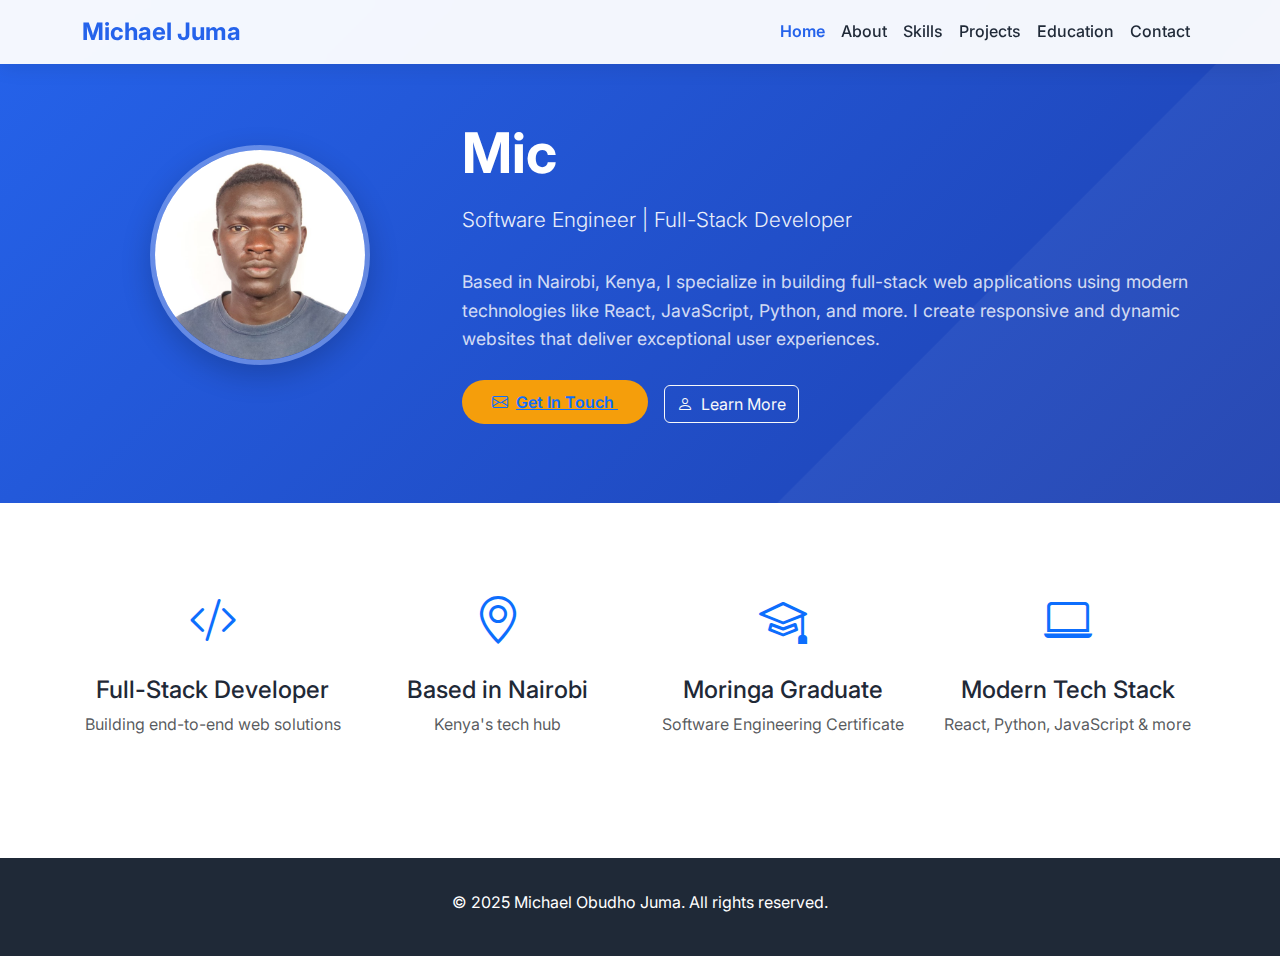
<file: index.html>
<!DOCTYPE html>
<html lang="en">
<head>
    <meta charset="UTF-8">
    <meta name="viewport" content="width=device-width, initial-scale=1.0">
    <title>Michael Obudho Juma - Software Engineer</title>
    
    <!-- Bootstrap CSS -->
    <link href="https://cdn.jsdelivr.net/npm/bootstrap@5.3.0/dist/css/bootstrap.min.css" rel="stylesheet">
    <!-- Bootstrap Icons -->
    <link rel="stylesheet" href="https://cdn.jsdelivr.net/npm/bootstrap-icons@1.10.0/font/bootstrap-icons.css">
    <!-- Google Fonts -->
    <link href="https://fonts.googleapis.com/css2?family=Inter:wght@300;400;500;600;700&display=swap" rel="stylesheet">
    
    <style>
        :root {
            --primary-color: #2563eb;
            --secondary-color: #1e40af;
            --accent-color: #f59e0b;
            --text-dark: #1f2937;
            --text-light: #6b7280;
            --bg-light: #f8fafc;
        }
        
        * {
            margin: 0;
            padding: 0;
            box-sizing: border-box;
        }
        
        body {
            font-family: 'Inter', sans-serif;
            line-height: 1.6;
            color: var(--text-dark);
        }
        
        .navbar {
            background: rgba(255, 255, 255, 0.95);
            backdrop-filter: blur(10px);
            box-shadow: 0 2px 20px rgba(0, 0, 0, 0.1);
            transition: all 0.3s ease;
        }
        
        .navbar-brand {
            font-weight: 700;
            font-size: 1.5rem;
            color: var(--primary-color) !important;
        }
        
        .nav-link {
            font-weight: 500;
            color: var(--text-dark) !important;
            transition: color 0.3s ease;
        }
        
        .nav-link:hover {
            color: var(--primary-color) !important;
        }
        
        .nav-link.active {
            color: var(--primary-color) !important;
            font-weight: 600;
        }
        
        .hero-section {
            background: linear-gradient(135deg, var(--primary-color) 0%, var(--secondary-color) 100%);
            color: white;
            padding: 120px 0 80px;
            position: relative;
            overflow: hidden;
        }
        
        .hero-section::before {
            content: '';
            position: absolute;
            top: 0;
            left: 0;
            right: 0;
            bottom: 0;
            background: url('data:image/svg+xml,<svg xmlns="http://www.w3.org/2000/svg" viewBox="0 0 1000 1000"><polygon fill="rgba(255,255,255,0.05)" points="0,1000 1000,0 1000,1000"/></svg>');
            background-size: cover;
        }
        
        .hero-content {
            position: relative;
            z-index: 2;
        }
        
        .hero-title {
            font-size: 3.5rem;
            font-weight: 700;
            margin-bottom: 1rem;
            animation: fadeInUp 1s ease;
            min-height: 1.2em;
        }
        
        .hero-subtitle {
            font-size: 1.3rem;
            font-weight: 300;
            margin-bottom: 2rem;
            opacity: 0.9;
            animation: fadeInUp 1s ease 0.2s both;
        }
        
        .hero-description {
            font-size: 1.1rem;
            margin-bottom: 2rem;
            opacity: 0.8;
            animation: fadeInUp 1s ease 0.4s both;
        }
        
        .btn-primary-custom {
            background: var(--accent-color);
            border: none;
            padding: 12px 30px;
            font-weight: 600;
            border-radius: 50px;
            transition: all 0.3s ease;
            animation: fadeInUp 1s ease 0.6s both;
        }
        
        .btn-primary-custom:hover {
            background: #d97706;
            transform: translateY(-2px);
            box-shadow: 0 10px 25px rgba(245, 158, 11, 0.3);
        }
        
        .section-padding {
            padding: 80px 0;
        }
        
        .section-title {
            font-size: 2.5rem;
            font-weight: 700;
            text-align: center;
            margin-bottom: 3rem;
            color: var(--text-dark);
            position: relative;
        }
        
        .section-title::after {
            content: '';
            position: absolute;
            bottom: -10px;
            left: 50%;
            transform: translateX(-50%);
            width: 60px;
            height: 4px;
            background: var(--accent-color);
            border-radius: 2px;
        }
        
        .skill-card {
            background: white;
            border-radius: 15px;
            padding: 2rem;
            text-align: center;
            box-shadow: 0 5px 25px rgba(0, 0, 0, 0.1);
            transition: all 0.3s ease;
            border: 1px solid #e5e7eb;
            height: 100%;
        }
        
        .skill-card:hover {
            transform: translateY(-10px);
            box-shadow: 0 15px 40px rgba(0, 0, 0, 0.15);
        }
        
        .skill-icon {
            font-size: 3rem;
            color: var(--primary-color);
            margin-bottom: 1rem;
        }
        
        .skill-title {
            font-size: 1.3rem;
            font-weight: 600;
            margin-bottom: 1rem;
            color: var(--text-dark);
        }
        
        .about-section {
            background: var(--bg-light);
        }
        
        .education-card {
            background: white;
            border-radius: 15px;
            padding: 2rem;
            box-shadow: 0 5px 25px rgba(0, 0, 0, 0.1);
            border-left: 5px solid var(--primary-color);
        }
        
        .contact-section {
            background: var(--bg-light);
        }
        
        .contact-card {
            background: white;
            border-radius: 15px;
            padding: 1.5rem;
            text-align: center;
            box-shadow: 0 5px 25px rgba(0, 0, 0, 0.1);
            transition: all 0.3s ease;
            text-decoration: none;
            color: inherit;
            display: block;
            height: 100%;
        }
        
        .contact-card:hover {
            transform: translateY(-5px);
            box-shadow: 0 15px 40px rgba(0, 0, 0, 0.15);
            color: inherit;
            text-decoration: none;
        }
        
        .contact-icon {
            font-size: 2.5rem;
            margin-bottom: 1rem;
        }
        
        .contact-title {
            font-weight: 600;
            margin-bottom: 0.5rem;
        }
        
        .footer {
            background: var(--text-dark);
            color: white;
            padding: 2rem 0;
            text-align: center;
        }
        
        @keyframes fadeInUp {
            from {
                opacity: 0;
                transform: translateY(30px);
            }
            to {
                opacity: 1;
                transform: translateY(0);
            }
        }
        
        .fade-in {
            opacity: 0;
            transform: translateY(30px);
            transition: all 0.6s ease;
        }
        
        .fade-in.visible {
            opacity: 1;
            transform: translateY(0);
        }
        
        /* Profile image styles */
        .profile-image {
            width: 220px;
            height: 220px;
            border-radius: 50%;
            border: 5px solid rgba(255, 255, 255, 0.3);
            object-fit: cover;
            box-shadow: 0 10px 30px rgba(0, 0, 0, 0.2);
            margin-bottom: 2rem;
            animation: fadeInUp 1s ease 0.2s both;
        }
        
        .professional-image {
            width: 100%;
            max-width: 400px;
            border-radius: 15px;
            box-shadow: 0 10px 30px rgba(0, 0, 0, 0.1);
            transition: all 0.3s ease;
            margin-bottom: 2rem;
        }
        
        .professional-image:hover {
            transform: scale(1.02);
            box-shadow: 0 15px 40px rgba(0, 0, 0, 0.2);
        }
        
        .image-container {
            position: relative;
            overflow: hidden;
            border-radius: 15px;
            box-shadow: 0 10px 30px rgba(0, 0, 0, 0.1);
            transition: all 0.3s ease;
        }
        
        .image-container:hover {
            transform: translateY(-5px);
            box-shadow: 0 15px 40px rgba(0, 0, 0, 0.2);
        }
        
        .image-overlay {
            position: absolute;
            bottom: 0;
            left: 0;
            right: 0;
            background: linear-gradient(to top, rgba(0, 0, 0, 0.8), transparent);
            padding: 20px;
            color: white;
            transform: translateY(100%);
            transition: transform 0.3s ease;
        }
        
        .image-container:hover .image-overlay {
            transform: translateY(0);
        }
        
        @media (max-width: 768px) {
            .hero-title {
                font-size: 2.5rem;
            }
            
            .hero-subtitle {
                font-size: 1.1rem;
            }
            
            .section-title {
                font-size: 2rem;
            }
            
            .profile-image {
                width: 180px;
                height: 180px;
                margin-bottom: 1.5rem;
            }
        }
    </style>
</head>
<body>
    <!-- Navigation -->
    <nav class="navbar navbar-expand-lg fixed-top">
        <div class="container">
            <a class="navbar-brand" href="index.html">Michael Juma</a>
            <button class="navbar-toggler" type="button" data-bs-toggle="collapse" data-bs-target="#navbarNav">
                <span class="navbar-toggler-icon"></span>
            </button>
            <div class="collapse navbar-collapse" id="navbarNav">
                <ul class="navbar-nav ms-auto">
                    <li class="nav-item">
                        <a class="nav-link active" href="index.html">Home</a>
                    </li>
                    <li class="nav-item">
                        <a class="nav-link" href="about.html">About</a>
                    </li>
                    <li class="nav-item">
                        <a class="nav-link" href="skills.html">Skills</a>
                    </li>
                    <li class="nav-item">
                        <a class="nav-link" href="projects.html">Projects</a>
                    </li>
                    <li class="nav-item">
                        <a class="nav-link" href="education.html">Education</a>
                    </li>
                    <li class="nav-item">
                        <a class="nav-link" href="contact.html">Contact</a>
                    </li>
                </ul>
            </div>
        </div>
    </nav>

    <!-- Hero Section -->
    <section class="hero-section">
        <div class="container">
            <div class="row align-items-center">
                <div class="col-lg-4 text-center">
                    <img src="images/IMG_4190.JPG" alt="Michael Obudho Juma" class="profile-image">
                </div>
                <div class="col-lg-8">
                    <div class="hero-content">
                        <h1 class="hero-title">Michael Obudho Juma</h1>
                        <p class="hero-subtitle">Software Engineer | Full-Stack Developer</p>
                        <p class="hero-description">
                            Based in Nairobi, Kenya, I specialize in building full-stack web applications 
                            using modern technologies like React, JavaScript, Python, and more. 
                            I create responsive and dynamic websites that deliver exceptional user experiences.
                        </p>
                        <a href="contact.html" class="btn-primary-custom">
                            <i class="bi bi-envelope me-2"></i>Get In Touch
                        </a>
                        <a href="about.html" class="btn btn-outline-light ms-3">
                            <i class="bi bi-person me-2"></i>Learn More
                        </a>
                    </div>
                </div>
            </div>
        </div>
    </section>

    <!-- Quick Overview Section -->
    <section class="section-padding">
        <div class="container">
            <div class="row text-center">
                <div class="col-lg-3 col-md-6 mb-4">
                    <div class="d-flex flex-column align-items-center">
                        <i class="bi bi-code-slash text-primary mb-3" style="font-size: 3rem;"></i>
                        <h4>Full-Stack Developer</h4>
                        <p class="text-muted">Building end-to-end web solutions</p>
                    </div>
                </div>
                <div class="col-lg-3 col-md-6 mb-4">
                    <div class="d-flex flex-column align-items-center">
                        <i class="bi bi-geo-alt text-primary mb-3" style="font-size: 3rem;"></i>
                        <h4>Based in Nairobi</h4>
                        <p class="text-muted">Kenya's tech hub</p>
                    </div>
                </div>
                <div class="col-lg-3 col-md-6 mb-4">
                    <div class="d-flex flex-column align-items-center">
                        <i class="bi bi-mortarboard text-primary mb-3" style="font-size: 3rem;"></i>
                        <h4>Moringa Graduate</h4>
                        <p class="text-muted">Software Engineering Certificate</p>
                    </div>
                </div>
                <div class="col-lg-3 col-md-6 mb-4">
                    <div class="d-flex flex-column align-items-center">
                        <i class="bi bi-laptop text-primary mb-3" style="font-size: 3rem;"></i>
                        <h4>Modern Tech Stack</h4>
                        <p class="text-muted">React, Python, JavaScript & more</p>
                    </div>
                </div>
            </div>
        </div>
    </section>

    <!-- Footer -->
    <footer class="footer">
        <div class="container">
            <div class="row">
                <div class="col-12">
                    <p class="mb-2">&copy; 2025 Michael Obudho Juma. All rights reserved.</p>
                    
                </div>
            </div>
        </div>
    </footer>

    <!-- Bootstrap JS -->
    <script src="https://cdn.jsdelivr.net/npm/bootstrap@5.3.0/dist/js/bootstrap.bundle.min.js"></script>
    <!-- Custom JavaScript -->
    <script>
// Get current page for navigation highlighting
function getCurrentPage() {
  const path = window.location.pathname
  const page = path.split("/").pop() || "index.html"
  return page
}

// Set active navigation link
function setActiveNavLink() {
  const currentPage = getCurrentPage()
  const navLinks = document.querySelectorAll(".nav-link")

  navLinks.forEach((link) => {
    link.classList.remove("active")
    const href = link.getAttribute("href")
    if (href === currentPage || (currentPage === "" && href === "index.html")) {
      link.classList.add("active")
    }
  })
}

// Navbar background change on scroll
window.addEventListener("scroll", () => {
  const navbar = document.querySelector(".navbar")
  if (window.scrollY > 50) {
    navbar.style.background = "rgba(255, 255, 255, 0.98)"
    navbar.style.boxShadow = "0 2px 20px rgba(0, 0, 0, 0.15)"
  } else {
    navbar.style.background = "rgba(255, 255, 255, 0.95)"
    navbar.style.boxShadow = "0 2px 20px rgba(0, 0, 0, 0.1)"
  }
})

// Fade in animation on scroll
const observerOptions = {
  threshold: 0.1,
  rootMargin: "0px 0px -50px 0px",
}

const observer = new IntersectionObserver((entries) => {
  entries.forEach((entry) => {
    if (entry.isIntersecting) {
      entry.target.classList.add("visible")
    }
  })
}, observerOptions)

// Observe all fade-in elements
document.querySelectorAll(".fade-in").forEach((el) => {
  observer.observe(el)
})

// Typing effect function
function typeWriter(element, text, speed = 100) {
  let i = 0
  element.innerHTML = ""
  function type() {
    if (i < text.length) {
      element.innerHTML += text.charAt(i)
      i++
      setTimeout(type, speed)
    }
  }
  type()
}

// Initialize typing effect for hero title (only on home page)
window.addEventListener("load", () => {
  const heroTitle = document.querySelector(".hero-title")
  if (heroTitle && getCurrentPage() === "index.html") {
    const originalText = heroTitle.textContent
    setTimeout(() => {
      typeWriter(heroTitle, originalText, 80)
    }, 500)
  }
})

// Enhanced hover effects for skill cards
document.querySelectorAll(".skill-card").forEach((card) => {
  card.addEventListener("mouseenter", function () {
    this.style.transform = "translateY(-10px) scale(1.02)"
    this.style.transition = "all 0.3s cubic-bezier(0.4, 0, 0.2, 1)"
  })

  card.addEventListener("mouseleave", function () {
    this.style.transform = "translateY(0) scale(1)"
  })
})

// Contact card click analytics and feedback
document.querySelectorAll(".contact-card").forEach((card) => {
  card.addEventListener("click", function (e) {
    const platform = this.querySelector(".contact-title").textContent
    console.log(`Contact clicked: ${platform}`)

    // Add visual feedback
    this.style.transform = "scale(0.95)"
    setTimeout(() => {
      this.style.transform = ""
    }, 150)
  })
})

// Image hover effects
document.querySelectorAll(".image-container").forEach((container) => {
  container.addEventListener("mouseenter", function () {
    const overlay = this.querySelector(".image-overlay")
    if (overlay) {
      overlay.style.transform = "translateY(0)"
    }
  })

  container.addEventListener("mouseleave", function () {
    const overlay = this.querySelector(".image-overlay")
    if (overlay) {
      overlay.style.transform = "translateY(100%)"
    }
  })
})

// Profile image animation (only on home page)
window.addEventListener("load", () => {
  const profileImage = document.querySelector(".profile-image")
  if (profileImage && getCurrentPage() === "index.html") {
    profileImage.style.opacity = "0"
    profileImage.style.transform = "scale(0.8)"

    setTimeout(() => {
      profileImage.style.transition = "all 0.8s cubic-bezier(0.2, 0.8, 0.2, 1)"
      profileImage.style.opacity = "1"
      profileImage.style.transform = "scale(1)"
    }, 300)
  }
})

// Add scroll progress indicator
function createScrollProgress() {
  const progressBar = document.createElement("div")
  progressBar.style.cssText = `
        position: fixed;
        top: 0;
        left: 0;
        width: 0%;
        height: 3px;
        background: linear-gradient(90deg, #f59e0b, #2563eb);
        z-index: 9999;
        transition: width 0.1s ease;
    `
  document.body.appendChild(progressBar)

  window.addEventListener("scroll", () => {
    const scrollTop = window.pageYOffset
    const docHeight = document.body.scrollHeight - window.innerHeight
    const scrollPercent = (scrollTop / docHeight) * 100
    progressBar.style.width = scrollPercent + "%"
  })
}

// Initialize scroll progress on load
document.addEventListener("DOMContentLoaded", createScrollProgress)

// Mobile menu close on link click
document.querySelectorAll(".nav-link").forEach((link) => {
  link.addEventListener("click", () => {
    const navbarCollapse = document.querySelector(".navbar-collapse")
    if (navbarCollapse.classList.contains("show")) {
      const bsCollapse = new window.bootstrap.Collapse(navbarCollapse)
      bsCollapse.hide()
    }
  })
})

// Page transition effects
function addPageTransitions() {
  document.body.style.opacity = "0"
  document.body.style.transition = "opacity 0.3s ease"

  window.addEventListener("load", () => {
    document.body.style.opacity = "1"
  })
}

// Initialize everything when DOM is loaded
document.addEventListener("DOMContentLoaded", () => {
  setActiveNavLink()
  addPageTransitions()
})

// Smooth page transitions for navigation links
document.querySelectorAll(".nav-link").forEach((link) => {
  link.addEventListener("click", (e) => {
    const href = link.getAttribute("href")

    // Only apply transition for internal links
    if (href && !href.startsWith("http") && !href.startsWith("#")) {
      e.preventDefault()

      document.body.style.opacity = "0"

      setTimeout(() => {
        window.location.href = href
      }, 150)
    }
  })
})
</script>
</body>
</html>
</file>
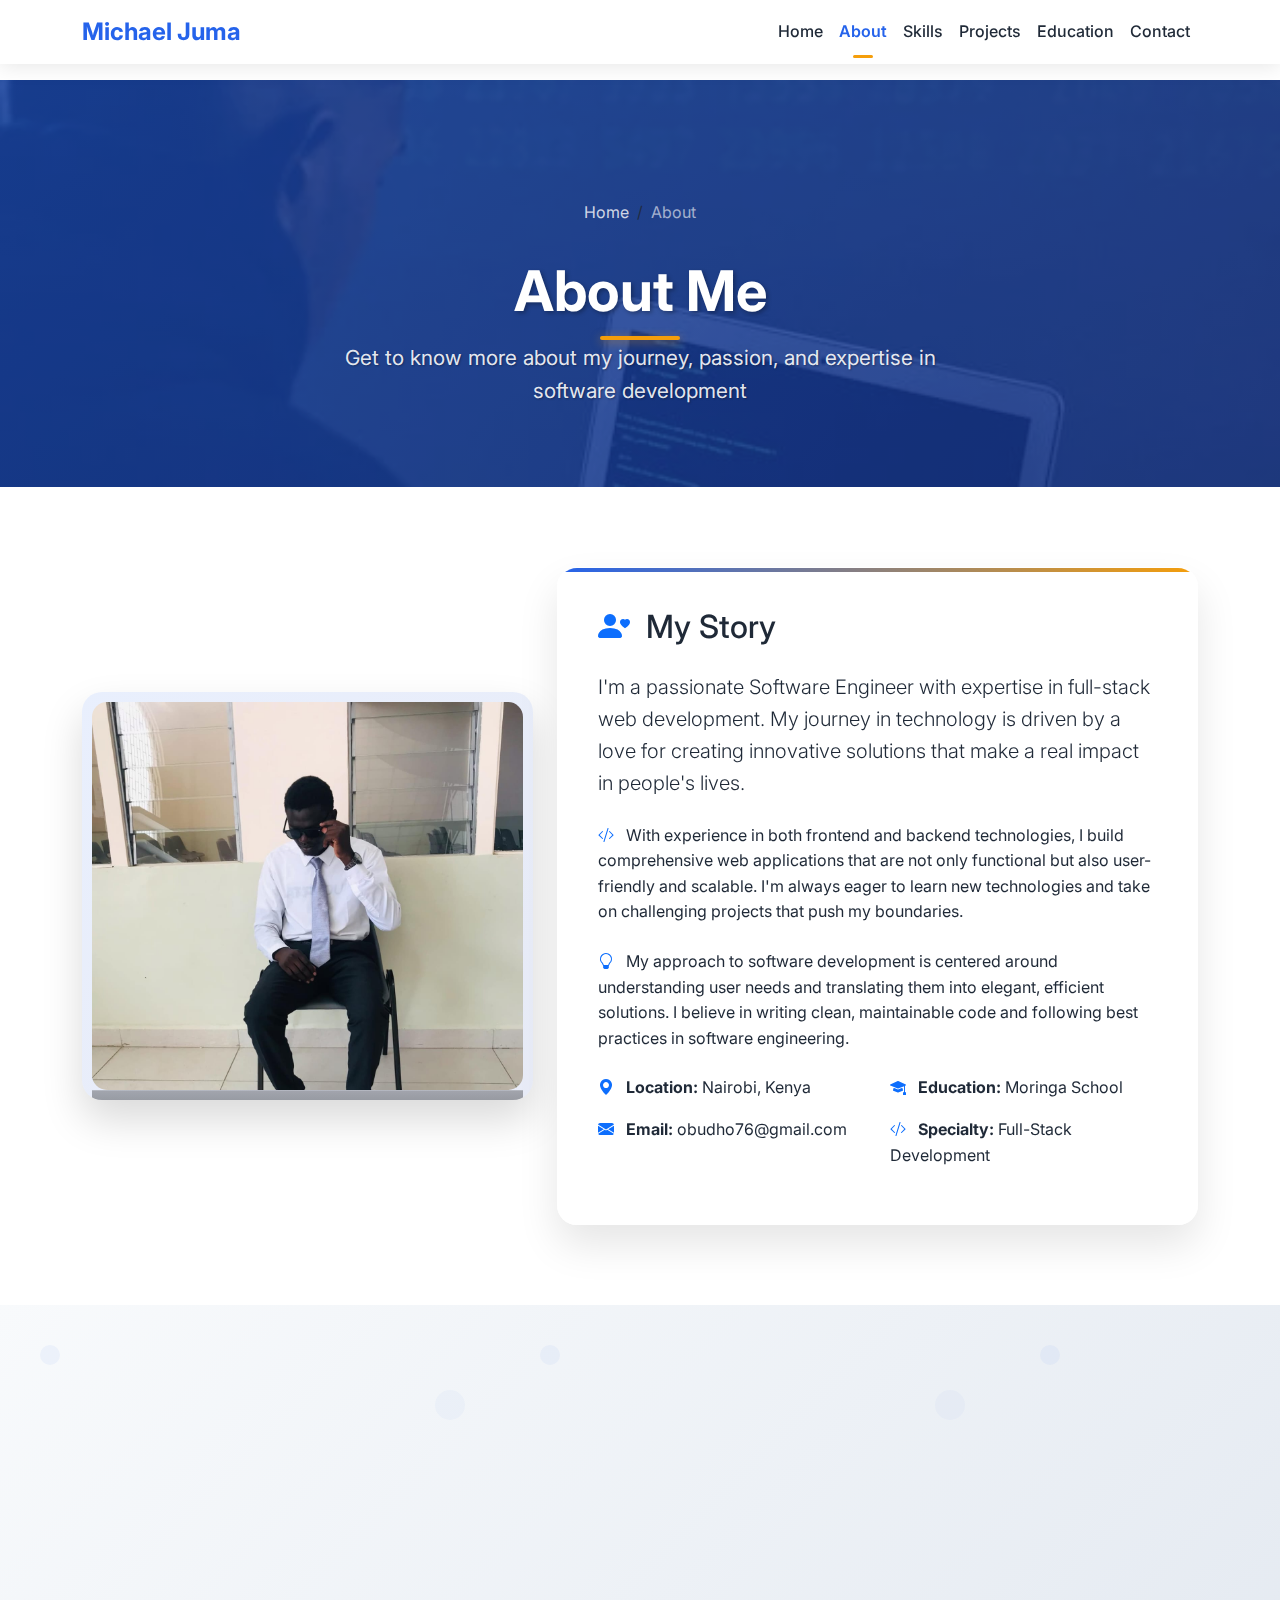
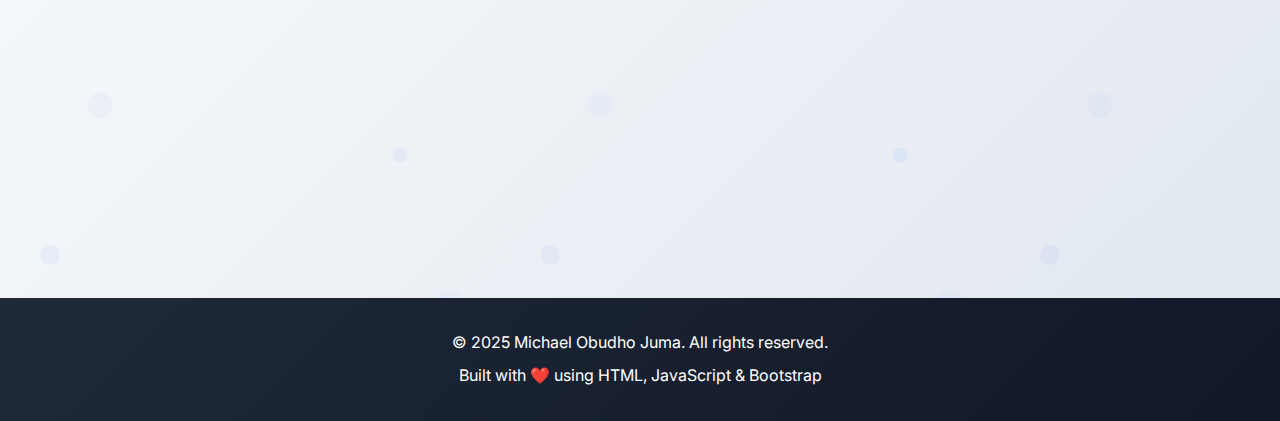
<file: about.html>
<!DOCTYPE html>
<html lang="en">
<head>
    <meta charset="UTF-8">
    <meta name="viewport" content="width=device-width, initial-scale=1.0">
    <title>About - Michael Obudho Juma</title>
    
    <!-- Bootstrap CSS -->
    <link href="https://cdn.jsdelivr.net/npm/bootstrap@5.3.0/dist/css/bootstrap.min.css" rel="stylesheet">
    <!-- Bootstrap Icons -->
    <link rel="stylesheet" href="https://cdn.jsdelivr.net/npm/bootstrap-icons@1.10.0/font/bootstrap-icons.css">
    <!-- Google Fonts -->
    <link href="https://fonts.googleapis.com/css2?family=Inter:wght@300;400;500;600;700&display=swap" rel="stylesheet">
    
<style>
:root {
  --primary-color: #2563eb;
  --secondary-color: #1e40af;
  --accent-color: #f59e0b;
  --text-dark: #1f2937;
  --text-light: #6b7280;
  --bg-light: #f8fafc;
}

* {
  margin: 0;
  padding: 0;
  box-sizing: border-box;
}

body {
  font-family: "Inter", sans-serif;
  line-height: 1.6;
  color: var(--text-dark);
  padding-top: 80px;
}

.navbar {
  background: rgba(255, 255, 255, 0.95);
  backdrop-filter: blur(10px);
  box-shadow: 0 2px 20px rgba(0, 0, 0, 0.1);
  transition: all 0.3s ease;
}

.navbar-brand {
  font-weight: 700;
  font-size: 1.5rem;
  color: var(--primary-color) !important;
}

.nav-link {
  font-weight: 500;
  color: var(--text-dark) !important;
  transition: color 0.3s ease;
  position: relative;
}

.nav-link:hover {
  color: var(--primary-color) !important;
}

.nav-link.active {
  color: var(--primary-color) !important;
  font-weight: 600;
}

.nav-link.active::after {
  content: "";
  position: absolute;
  bottom: -5px;
  left: 50%;
  transform: translateX(-50%);
  width: 20px;
  height: 3px;
  background: var(--accent-color);
  border-radius: 2px;
}

.section-padding {
  padding: 80px 0;
}

.page-header {
  background: linear-gradient(
    135deg,
    rgba(37, 99, 235, 0.75),
    rgba(30, 64, 175, 0.75)
  ),
  url('images/mage.png');
  background-size: cover;
  background-position: center;
  background-attachment: fixed;
  background-repeat: no-repeat;
  padding: 120px 0 80px;
  text-align: center;
  color: white;
  position: relative;
  overflow: hidden;
}

.page-header::before {
  content: '';
  position: absolute;
  top: 0;
  left: 0;
  right: 0;
  bottom: 0;
  background: rgba(0, 0, 0, 0.2);
  animation: float 20s ease-in-out infinite;
}

@keyframes float {
  0%, 100% { 
    background: rgba(0, 0, 0, 0.1);
  }
  50% { 
    background: rgba(0, 0, 0, 0.2);
  }
}

.page-header .container {
  position: relative;
  z-index: 2;
}

.page-title {
  font-size: 3.5rem;
  font-weight: 700;
  color: white;
  margin-bottom: 1rem;
  position: relative;
  text-shadow: 2px 2px 4px rgba(0, 0, 0, 0.3);
  animation: fadeInUp 1s ease;
}

.page-title::after {
  content: "";
  position: absolute;
  bottom: -15px;
  left: 50%;
  transform: translateX(-50%);
  width: 80px;
  height: 4px;
  background: var(--accent-color);
  border-radius: 2px;
  box-shadow: 0 2px 10px rgba(245, 158, 11, 0.5);
}

.page-subtitle {
  font-size: 1.3rem;
  color: rgba(255, 255, 255, 0.9);
  max-width: 600px;
  margin: 0 auto;
  text-shadow: 1px 1px 2px rgba(0, 0, 0, 0.3);
  animation: fadeInUp 1s ease 0.2s both;
}

.about-section {
  background: linear-gradient(135deg, #f8fafc 0%, #e2e8f0 100%);
  position: relative;
}

.about-section::before {
  content: '';
  position: absolute;
  top: 0;
  left: 0;
  right: 0;
  bottom: 0;
  background: url('data:image/svg+xml,<svg xmlns="http://www.w3.org/2000/svg" viewBox="0 0 1000 1000"><circle cx="100" cy="100" r="20" fill="rgba(37,99,235,0.05)"/><circle cx="900" cy="200" r="30" fill="rgba(37,99,235,0.03)"/><circle cx="200" cy="800" r="25" fill="rgba(37,99,235,0.04)"/><circle cx="800" cy="900" r="15" fill="rgba(37,99,235,0.06)"/></svg>');
  background-size: 500px 500px;
  animation: backgroundMove 30s linear infinite;
}

@keyframes backgroundMove {
  0% { background-position: 0% 0%; }
  100% { background-position: 100% 100%; }
}

.footer {
  background: linear-gradient(135deg, var(--text-dark) 0%, #111827 100%);
  color: white;
  padding: 2rem 0;
  text-align: center;
}

@keyframes fadeInUp {
  from {
    opacity: 0;
    transform: translateY(30px);
  }
  to {
    opacity: 1;
    transform: translateY(0);
  }
}

.fade-in {
  opacity: 0;
  transform: translateY(30px);
  transition: all 0.8s ease;
}

.fade-in.visible {
  opacity: 1;
  transform: translateY(0);
}

.image-container {
  position: relative;
  overflow: hidden;
  border-radius: 20px;
  box-shadow: 0 20px 40px rgba(0, 0, 0, 0.15);
  transition: all 0.4s ease;
  background: linear-gradient(135deg, rgba(37, 99, 235, 0.1), rgba(30, 64, 175, 0.1));
  padding: 10px;
}

.image-container::before {
  content: '';
  position: absolute;
  top: 0;
  left: 0;
  right: 0;
  bottom: 0;
  background: linear-gradient(135deg, rgba(37, 99, 235, 0.1), rgba(245, 158, 11, 0.1));
  border-radius: 20px;
  opacity: 0;
  transition: opacity 0.3s ease;
}

.image-container:hover::before {
  opacity: 1;
}

.image-container:hover {
  transform: translateY(-10px) scale(1.02);
  box-shadow: 0 30px 60px rgba(0, 0, 0, 0.2);
}

.image-container img {
  border-radius: 15px;
  transition: all 0.3s ease;
}

.image-overlay {
  position: absolute;
  bottom: 10px;
  left: 10px;
  right: 10px;
  background: linear-gradient(to top, rgba(0, 0, 0, 0.9), rgba(0, 0, 0, 0.3));
  padding: 25px;
  color: white;
  border-radius: 0 0 15px 15px;
  transform: translateY(100%);
  transition: transform 0.4s ease;
}

.image-container:hover .image-overlay {
  transform: translateY(0);
}

.breadcrumb {
  background: transparent;
  padding: 0;
  margin-bottom: 2rem;
}

.breadcrumb-item a {
  color: rgba(255, 255, 255, 0.8);
  text-decoration: none;
  transition: color 0.3s ease;
}

.breadcrumb-item a:hover {
  color: var(--accent-color);
}

.breadcrumb-item.active {
  color: rgba(255, 255, 255, 0.6);
}

.content-card {
  background: rgba(255, 255, 255, 0.95);
  backdrop-filter: blur(10px);
  border-radius: 20px;
  padding: 2.5rem;
  box-shadow: 0 20px 40px rgba(0, 0, 0, 0.1);
  border: 1px solid rgba(255, 255, 255, 0.2);
  position: relative;
  overflow: hidden;
}

.content-card::before {
  content: '';
  position: absolute;
  top: 0;
  left: 0;
  right: 0;
  height: 4px;
  background: linear-gradient(90deg, var(--primary-color), var(--accent-color));
}

.values-card {
  background: rgba(255, 255, 255, 0.9);
  backdrop-filter: blur(10px);
  border-radius: 15px;
  padding: 2rem;
  text-align: center;
  box-shadow: 0 10px 30px rgba(0, 0, 0, 0.1);
  transition: all 0.3s ease;
  border: 1px solid rgba(255, 255, 255, 0.3);
  height: 100%;
}

.values-card:hover {
  transform: translateY(-10px);
  box-shadow: 0 20px 40px rgba(0, 0, 0, 0.15);
}

.values-card i {
  background: linear-gradient(135deg, var(--primary-color), var(--accent-color));
  -webkit-background-clip: text;
  -webkit-text-fill-color: transparent;
  background-clip: text;
  margin-bottom: 1rem;
  display: block;
}

@media (max-width: 768px) {
  .page-title {
    font-size: 2.5rem;
  }
  
  .page-header {
    padding: 100px 0 60px;
    background-attachment: scroll;
    background-position: center center;
  }
  
  .content-card {
    padding: 2rem;
  }
}

/* Parallax effect for larger screens */
@media (min-width: 768px) {
  .page-header {
    background-attachment: fixed;
  }
}
</style>

</head>
<body>
    <!-- Navigation -->
    <nav class="navbar navbar-expand-lg fixed-top">
        <div class="container">
            <a class="navbar-brand" href="index.html">Michael Juma</a>
            <button class="navbar-toggler" type="button" data-bs-toggle="collapse" data-bs-target="#navbarNav">
                <span class="navbar-toggler-icon"></span>
            </button>
            <div class="collapse navbar-collapse" id="navbarNav">
                <ul class="navbar-nav ms-auto">
                    <li class="nav-item">
                        <a class="nav-link" href="index.html">Home</a>
                    </li>
                    <li class="nav-item">
                        <a class="nav-link active" href="about.html">About</a>
                    </li>
                    <li class="nav-item">
                        <a class="nav-link" href="skills.html">Skills</a>
                    </li>
                    <li class="nav-item">
                        <a class="nav-link" href="projects.html">Projects</a>
                    </li>
                    <li class="nav-item">
                        <a class="nav-link" href="education.html">Education</a>
                    </li>
                    <li class="nav-item">
                        <a class="nav-link" href="contact.html">Contact</a>
                    </li>
                </ul>
            </div>
        </div>
    </nav>

    <!-- Page Header with Background -->
    <section class="page-header">
        <div class="container">
            <nav aria-label="breadcrumb">
                <ol class="breadcrumb justify-content-center">
                    <li class="breadcrumb-item"><a href="index.html">Home</a></li>
                    <li class="breadcrumb-item active" aria-current="page">About</li>
                </ol>
            </nav>
            <h1 class="page-title">About Me</h1>
            <p class="page-subtitle">Get to know more about my journey, passion, and expertise in software development</p>
        </div>
    </section>

    <!-- About Content -->
    <section class="section-padding">
        <div class="container">
            <div class="row justify-content-center align-items-center">
                <div class="col-lg-5 mb-4 mb-lg-0">
                    <div class="image-container fade-in">
                        <img src="images/mikes pp.jpg" alt="Michael Juma Professional" class="img-fluid">
                        <div class="image-overlay">
                            <h5><i class="bi bi-award me-2"></i>Professional Excellence</h5>
                            <p class="mb-0">Dedicated to delivering high-quality software solutions that make a difference</p>
                        </div>
                    </div>
                </div>
                <div class="col-lg-7">
                    <div class="content-card fade-in">
                        <h2 class="mb-4">
                            <i class="bi bi-person-heart me-2 text-primary"></i>
                            My Story
                        </h2>
                        <p class="lead mb-4">
                            I'm a passionate Software Engineer with expertise in full-stack web development. 
                            My journey in technology is driven by a love for creating innovative solutions 
                            that make a real impact in people's lives.
                        </p>
                        <p class="mb-4">
                            <i class="bi bi-code-slash text-primary me-2"></i>
                            With experience in both frontend and backend technologies, I build comprehensive 
                            web applications that are not only functional but also user-friendly and scalable. 
                            I'm always eager to learn new technologies and take on challenging projects that push my boundaries.
                        </p>
                        <p class="mb-4">
                            <i class="bi bi-lightbulb text-primary me-2"></i>
                            My approach to software development is centered around understanding user needs 
                            and translating them into elegant, efficient solutions. I believe in writing 
                            clean, maintainable code and following best practices in software engineering.
                        </p>
                        <div class="row">
                            <div class="col-md-6">
                                <ul class="list-unstyled">
                                    <li class="mb-3">
                                        <i class="bi bi-geo-alt-fill text-primary me-2"></i>
                                        <strong>Location:</strong> Nairobi, Kenya
                                    </li>
                                    <li class="mb-3">
                                        <i class="bi bi-envelope-fill text-primary me-2"></i>
                                        <strong>Email:</strong> obudho76@gmail.com
                                    </li>
                                </ul>
                            </div>
                            <div class="col-md-6">
                                <ul class="list-unstyled">
                                    <li class="mb-3">
                                        <i class="bi bi-mortarboard-fill text-primary me-2"></i>
                                        <strong>Education:</strong> Moringa School
                                    </li>
                                    <li class="mb-3">
                                        <i class="bi bi-code-slash text-primary me-2"></i>
                                        <strong>Specialty:</strong> Full-Stack Development
                                    </li>
                                </ul>
                            </div>
                        </div>
                    </div>
                </div>
            </div>
        </div>
    </section>

    <!-- Values Section -->
    <section class="about-section section-padding">
        <div class="container">
            <h2 class="section-title fade-in">
                <i class="bi bi-heart me-2"></i>
                My Core Values
            </h2>
            <div class="row g-4">
                <div class="col-lg-4 col-md-6">
                    <div class="values-card fade-in">
                        <i class="bi bi-lightbulb" style="font-size: 3.5rem;"></i>
                        <h4 class="mb-3">Innovation</h4>
                        <p>Always seeking creative solutions and staying updated with the latest technologies to deliver cutting-edge applications that solve real-world problems.</p>
                        <div class="mt-3">
                            <span class="badge bg-primary me-2">Creative Thinking</span>
                            <span class="badge bg-info">Latest Tech</span>
                        </div>
                    </div>
                </div>
                <div class="col-lg-4 col-md-6">
                    <div class="values-card fade-in">
                        <i class="bi bi-people" style="font-size: 3.5rem;"></i>
                        <h4 class="mb-3">Collaboration</h4>
                        <p>Believing in the power of teamwork and effective communication to achieve exceptional results through shared knowledge and diverse perspectives.</p>
                        <div class="mt-3">
                            <span class="badge bg-success me-2">Teamwork</span>
                            <span class="badge bg-warning">Communication</span>
                        </div>
                    </div>
                </div>
                <div class="col-lg-4 col-md-6">
                    <div class="values-card fade-in">
                        <i class="bi bi-award" style="font-size: 3.5rem;"></i>
                        <h4 class="mb-3">Quality</h4>
                        <p>Committed to writing clean, efficient code and delivering high-quality software that exceeds expectations and stands the test of time.</p>
                        <div class="mt-3">
                            <span class="badge bg-danger me-2">Clean Code</span>
                            <span class="badge bg-secondary">Excellence</span>
                        </div>
                    </div>
                </div>
            </div>
        </div>
    </section>

    <!-- Footer -->
    <footer class="footer">
        <div class="container">
            <div class="row">
                <div class="col-12">
                    <p class="mb-2">&copy; 2025 Michael Obudho Juma. All rights reserved.</p>
                    <p class="mb-0">Built with ❤️ using HTML, JavaScript & Bootstrap</p>
                </div>
            </div>
        </div>
    </footer>

    <!-- Bootstrap JS -->
    <script src="https://cdn.jsdelivr.net/npm/bootstrap@5.3.0/dist/js/bootstrap.bundle.min.js"></script>
    <!-- Custom JavaScript -->
    <script>
        document.addEventListener('DOMContentLoaded', function() {
            // Enhanced Intersection Observer for fade-in animations
            const observerOptions = {
                threshold: 0.1,
                rootMargin: '0px 0px -50px 0px'
            };

            const observer = new IntersectionObserver((entries) => {
                entries.forEach(entry => {
                    if (entry.isIntersecting) {
                        entry.target.classList.add('visible');
                        // Add staggered animation delay for multiple elements
                        const delay = Array.from(entry.target.parentNode.children).indexOf(entry.target) * 100;
                        entry.target.style.transitionDelay = delay + 'ms';
                        observer.unobserve(entry.target);
                    }
                });
            }, observerOptions);

            // Observe all fade-in elements
            const fadeInElements = document.querySelectorAll('.fade-in');
            fadeInElements.forEach(element => {
                observer.observe(element);
            });

            // Parallax effect for header background
            window.addEventListener('scroll', () => {
                const scrolled = window.pageYOffset;
                const header = document.querySelector('.page-header');
                if (header && window.innerWidth > 768) {
                    const rate = scrolled * -0.5;
                    header.style.transform = `translateY(${rate}px)`;
                }
            });

            // Enhanced hover effects for values cards
            const valuesCards = document.querySelectorAll('.values-card');
            valuesCards.forEach(card => {
                card.addEventListener('mouseenter', function() {
                    this.style.transform = 'translateY(-15px) scale(1.02)';
                    this.style.transition = 'all 0.4s cubic-bezier(0.4, 0, 0.2, 1)';
                });

                card.addEventListener('mouseleave', function() {
                    this.style.transform = 'translateY(0) scale(1)';
                });
            });

            // Smooth scrolling for internal links
            document.querySelectorAll('a[href^="#"]').forEach(anchor => {
                anchor.addEventListener('click', function (e) {
                    e.preventDefault();
                    const target = document.querySelector(this.getAttribute('href'));
                    if (target) {
                        target.scrollIntoView({
                            behavior: 'smooth',
                            block: 'start'
                        });
                    }
                });
            });

            // Add loading animation
            document.body.style.opacity = '0';
            document.body.style.transition = 'opacity 0.5s ease';
            
            window.addEventListener('load', () => {
                document.body.style.opacity = '1';
            });
        });
    </script>
</body>
</html>
</file>
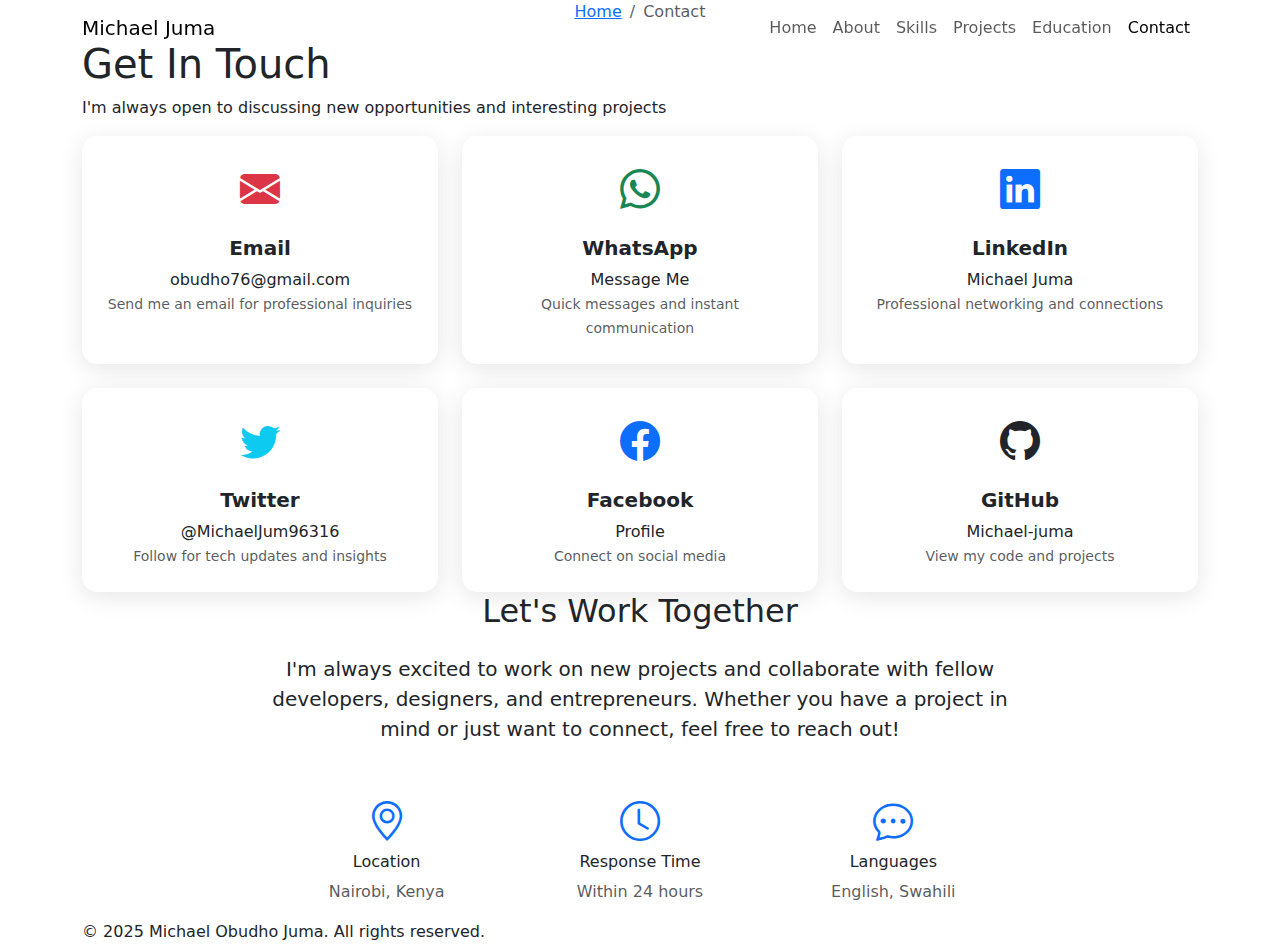
<file: contact.html>
<!DOCTYPE html>
<html lang="en">
<head>
    <meta charset="UTF-8">
    <meta name="viewport" content="width=device-width, initial-scale=1.0">
    <title>Contact - Michael Obudho Juma</title>
    
    <!-- Bootstrap CSS -->
    <link href="https://cdn.jsdelivr.net/npm/bootstrap@5.3.0/dist/css/bootstrap.min.css" rel="stylesheet">
    <!-- Bootstrap Icons -->
    <link rel="stylesheet" href="https://cdn.jsdelivr.net/npm/bootstrap-icons@1.10.0/font/bootstrap-icons.css">
    <!-- Google Fonts -->
    <link href="https://fonts.googleapis.com/css2?family=Inter:wght@300;400;500;600;700&display=swap" rel="stylesheet">
    <!-- Custom CSS -->
    <!-- <link rel="stylesheet" href="styles.css"> -->
    <style>
/* Include all the base styles, plus: */

.contact-card {
  background: white;
  border-radius: 15px;
  padding: 1.5rem;
  text-align: center;
  box-shadow: 0 5px 25px rgba(0, 0, 0, 0.1);
  transition: all 0.3s ease;
  text-decoration: none;
  color: inherit;
  display: block;
  height: 100%;
}

.contact-card:hover {
  transform: translateY(-5px);
  box-shadow: 0 15px 40px rgba(0, 0, 0, 0.15);
  color: inherit;
  text-decoration: none;
}

.contact-icon {
  font-size: 2.5rem;
  margin-bottom: 1rem;
}

.contact-title {
  font-weight: 600;
  margin-bottom: 0.5rem;
}
</style>
</head>
<body>
    <!-- Navigation -->
    <nav class="navbar navbar-expand-lg fixed-top">
        <div class="container">
            <a class="navbar-brand" href="index.html">Michael Juma</a>
            <button class="navbar-toggler" type="button" data-bs-toggle="collapse" data-bs-target="#navbarNav">
                <span class="navbar-toggler-icon"></span>
            </button>
            <div class="collapse navbar-collapse" id="navbarNav">
                <ul class="navbar-nav ms-auto">
                    <li class="nav-item">
                        <a class="nav-link" href="index.html">Home</a>
                    </li>
                    <li class="nav-item">
                        <a class="nav-link" href="about.html">About</a>
                    </li>
                    <li class="nav-item">
                        <a class="nav-link" href="skills.html">Skills</a>
                    </li>
                    <li class="nav-item">
                        <a class="nav-link" href="projects.html">Projects</a>
                    </li>
                    <li class="nav-item">
                        <a class="nav-link" href="education.html">Education</a>
                    </li>
                    <li class="nav-item">
                        <a class="nav-link active" href="contact.html">Contact</a>
                    </li>
                </ul>
            </div>
        </div>
    </nav>

    <!-- Page Header -->
    <section class="page-header">
        <div class="container">
            <nav aria-label="breadcrumb">
                <ol class="breadcrumb justify-content-center">
                    <li class="breadcrumb-item"><a href="index.html">Home</a></li>
                    <li class="breadcrumb-item active" aria-current="page">Contact</li>
                </ol>
            </nav>
            <h1 class="page-title">Get In Touch</h1>
            <p class="page-subtitle">I'm always open to discussing new opportunities and interesting projects</p>
        </div>
    </section>

    <!-- Contact Section -->
    <section class="section-padding">
        <div class="container">
            <div class="row g-4">
                <div class="col-lg-4 col-md-6">
                    <a href="https://mail.google.com/mail/u/0/#inbox" class="contact-card fade-in">
                        <div class="contact-icon text-danger">
                            <i class="bi bi-envelope-fill"></i>
                        </div>
                        <h5 class="contact-title">Email</h5>
                        <p class="mb-0">obudho76@gmail.com</p>
                        <small class="text-muted">Send me an email for professional inquiries</small>
                    </a>
                </div>
                <div class="col-lg-4 col-md-6">
                    <a href="https://wa.me/+254725745754" target="_blank" class="contact-card fade-in">
                        <div class="contact-icon text-success">
                            <i class="bi bi-whatsapp"></i>
                        </div>
                        <h5 class="contact-title">WhatsApp</h5>
                        <p class="mb-0">Message Me</p>
                        <small class="text-muted">Quick messages and instant communication</small>
                    </a>
                </div>
                <div class="col-lg-4 col-md-6">
                    <a href="https://www.linkedin.com/in/michael-juma-a53085333/" target="_blank" class="contact-card fade-in">
                        <div class="contact-icon text-primary">
                            <i class="bi bi-linkedin"></i>
                        </div>
                        <h5 class="contact-title">LinkedIn</h5>
                        <p class="mb-0">Michael Juma</p>
                        <small class="text-muted">Professional networking and connections</small>
                    </a>
                </div>
                <div class="col-lg-4 col-md-6">
                    <a href="https://twitter.com/MichaelJum96316" target="_blank" class="contact-card fade-in">
                        <div class="contact-icon text-info">
                            <i class="bi bi-twitter"></i>
                        </div>
                        <h5 class="contact-title">Twitter</h5>
                        <p class="mb-0">@MichaelJum96316</p>
                        <small class="text-muted">Follow for tech updates and insights</small>
                    </a>
                </div>
                <div class="col-lg-4 col-md-6">
                    <a href="https://facebook.com/profile" target="_blank" class="contact-card fade-in">
                        <div class="contact-icon text-primary">
                            <i class="bi bi-facebook"></i>
                        </div>
                        <h5 class="contact-title">Facebook</h5>
                        <p class="mb-0">Profile</p>
                        <small class="text-muted">Connect on social media</small>
                    </a>
                </div>
                <div class="col-lg-4 col-md-6">
                    <a href="https://github.com/Michael-juma" target="_blank" class="contact-card fade-in">
                        <div class="contact-icon text-dark">
                            <i class="bi bi-github"></i>
                        </div>
                        <h5 class="contact-title">GitHub</h5>
                        <p class="mb-0">Michael-juma</p>
                        <small class="text-muted">View my code and projects</small>
                    </a>
                </div>
            </div>
        </div>
    </section>

    <!-- Contact Info -->
    <section class="about-section section-padding">
        <div class="container">
            <div class="row justify-content-center">
                <div class="col-lg-8">
                    <div class="text-center fade-in">
                        <h2 class="mb-4">Let's Work Together</h2>
                        <p class="lead mb-4">
                            I'm always excited to work on new projects and collaborate with fellow developers, 
                            designers, and entrepreneurs. Whether you have a project in mind or just want to 
                            connect, feel free to reach out!
                        </p>
                        <div class="row g-4 mt-4">
                            <div class="col-md-4">
                                <div class="text-center">
                                    <i class="bi bi-geo-alt text-primary mb-3" style="font-size: 2.5rem;"></i>
                                    <h6>Location</h6>
                                    <p class="text-muted">Nairobi, Kenya</p>
                                </div>
                            </div>
                            <div class="col-md-4">
                                <div class="text-center">
                                    <i class="bi bi-clock text-primary mb-3" style="font-size: 2.5rem;"></i>
                                    <h6>Response Time</h6>
                                    <p class="text-muted">Within 24 hours</p>
                                </div>
                            </div>
                            <div class="col-md-4">
                                <div class="text-center">
                                    <i class="bi bi-chat-dots text-primary mb-3" style="font-size: 2.5rem;"></i>
                                    <h6>Languages</h6>
                                    <p class="text-muted">English, Swahili</p>
                                </div>
                            </div>
                        </div>
                    </div>
                </div>
            </div>
        </div>
    </section>

    <!-- Footer -->
    <footer class="footer">
        <div class="container">
            <div class="row">
                <div class="col-12">
                    <p class="mb-2">&copy; 2025 Michael Obudho Juma. All rights reserved.</p>
                  
                </div>
            </div>
        </div>
    </footer>

    <!-- Bootstrap JS -->
    <script src="https://cdn.jsdelivr.net/npm/bootstrap@5.3.0/dist/js/bootstrap.bundle.min.js"></script>
    <!-- Custom JavaScript -->
    <!-- <script src="script.js"></script> -->
    <script>
        // Your JavaScript code here
    </script>
</body>
</html>
</file>
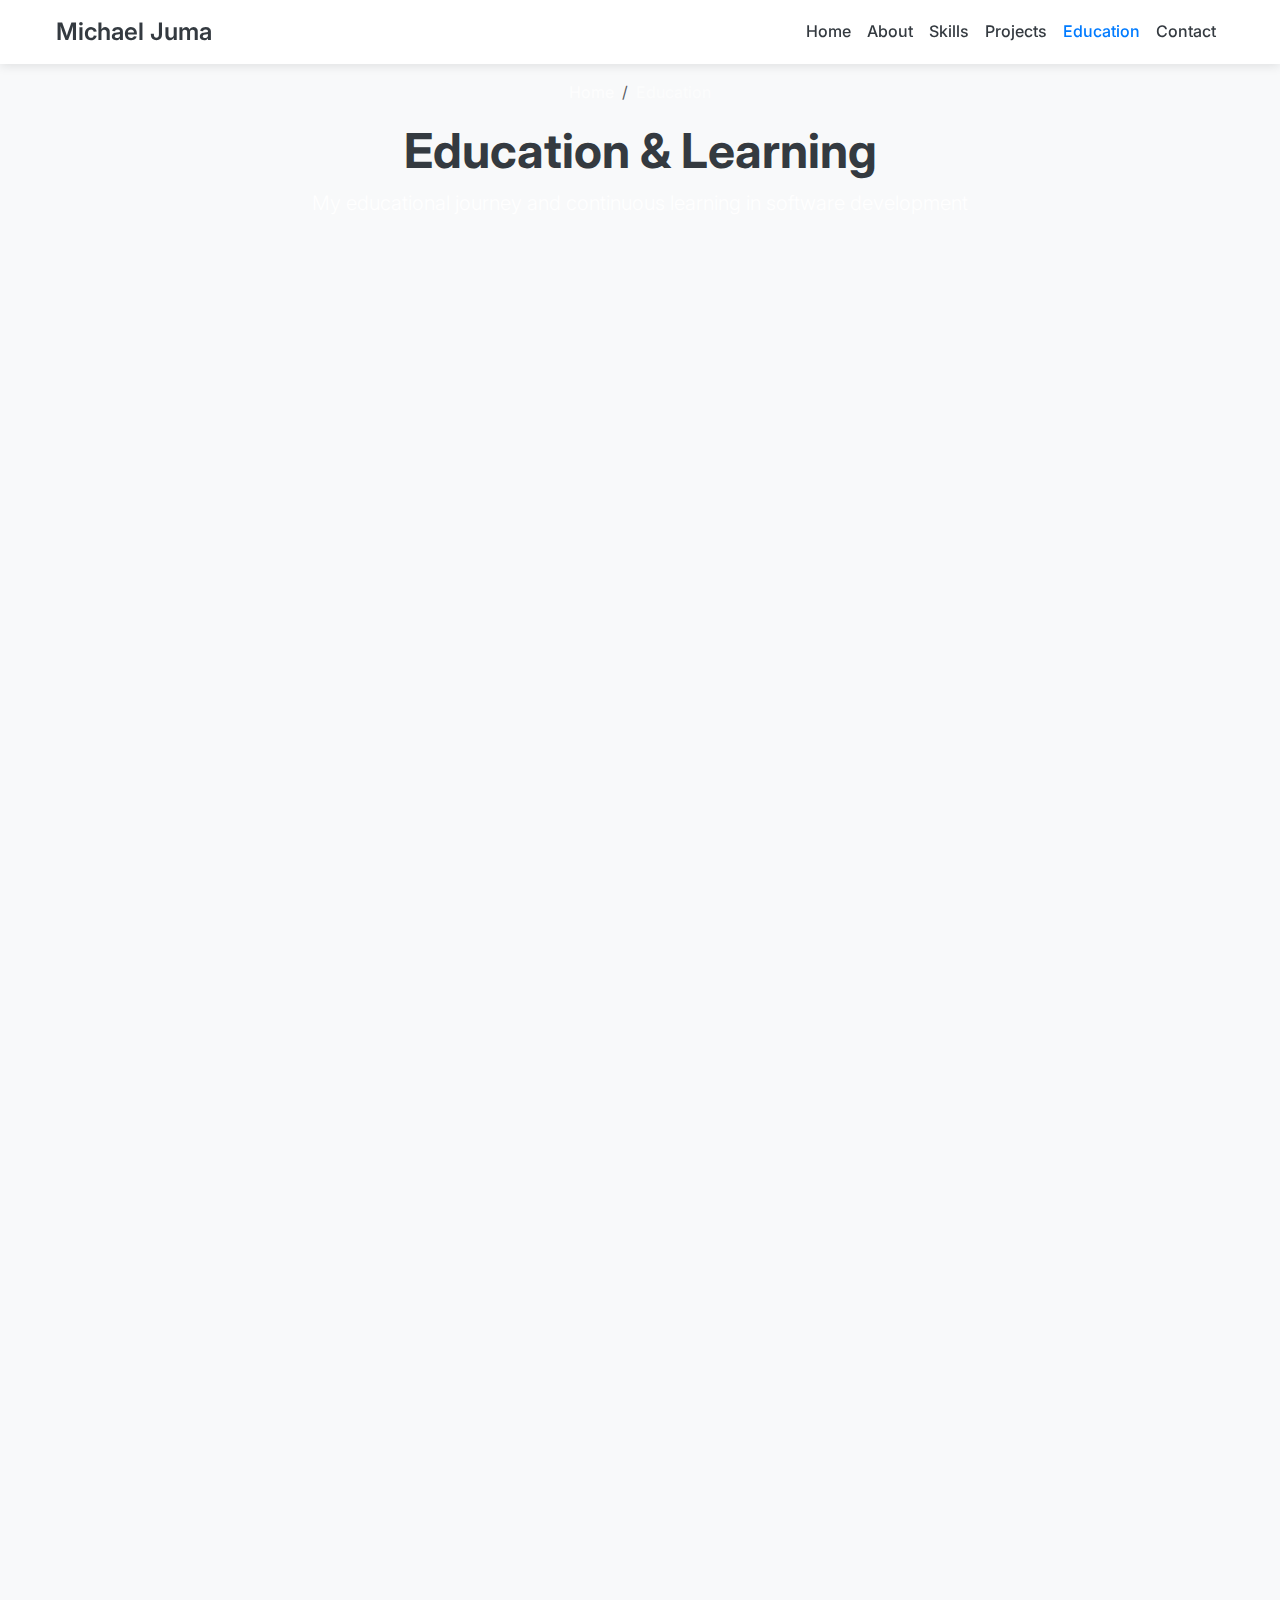
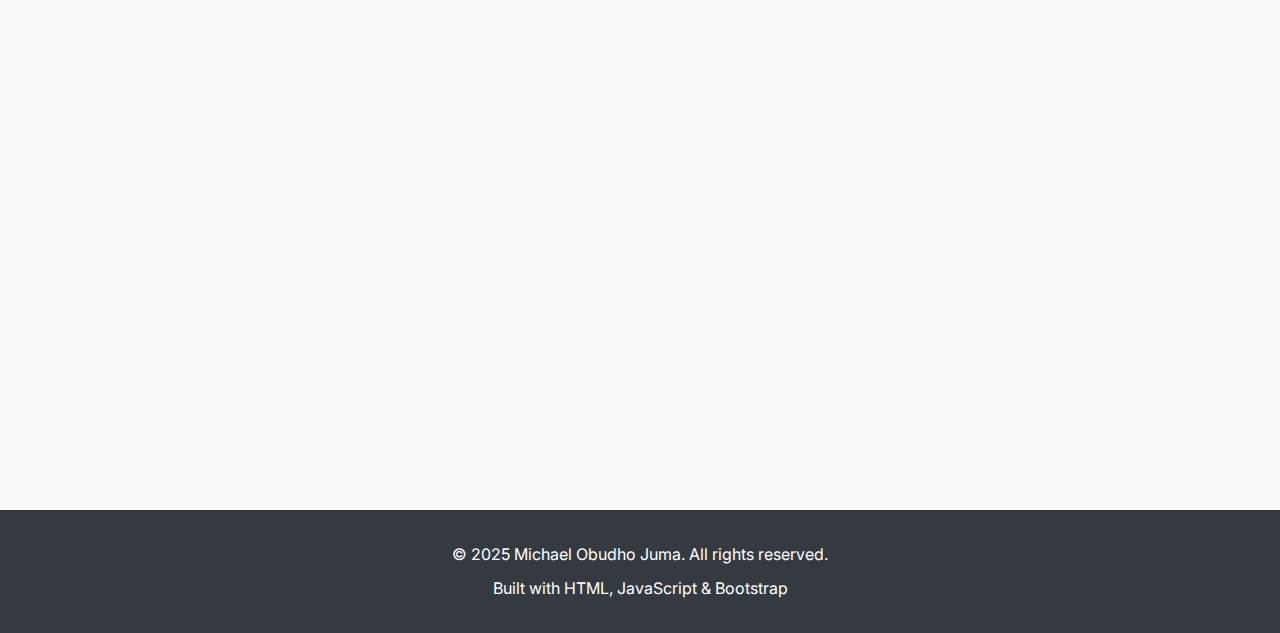
<file: education.html>
<!DOCTYPE html>
<html lang="en">
<head>
    <meta charset="UTF-8">
    <meta name="viewport" content="width=device-width, initial-scale=1.0">
    <title>Education - Michael Obudho Juma</title>
    
    <!-- Bootstrap CSS -->
    <link href="https://cdn.jsdelivr.net/npm/bootstrap@5.3.0/dist/css/bootstrap.min.css" rel="stylesheet">
    <!-- Bootstrap Icons -->
    <link rel="stylesheet" href="https://cdn.jsdelivr.net/npm/bootstrap-icons@1.10.0/font/bootstrap-icons.css">
    <!-- Google Fonts -->
    <link href="https://fonts.googleapis.com/css2?family=Inter:wght@300;400;500;600;700&display=swap" rel="stylesheet">
    <!-- Custom CSS -->
    <!-- <link rel="stylesheet" href="styles.css"> -->
    <style>
/* Base Styles */
:root {
  --primary-color: #007bff;
  --secondary-color: #6c757d;
  --light-color: #f8f9fa;
  --dark-color: #343a40;
  --max-width: 1200px;
}

body {
  font-family: 'Inter', sans-serif;
  font-weight: 400;
  line-height: 1.6;
  color: var(--dark-color);
  background: var(--light-color);
  overflow-x: hidden;
}

/* Typography */
h1, h2, h3, h4, h5, h6 {
  font-weight: 700;
  color: var(--dark-color);
  margin-bottom: 0.75rem;
}

a {
  color: var(--primary-color);
  text-decoration: none;
  transition: color 0.3s ease;
}

a:hover {
  color: darken(var(--primary-color), 10%);
  text-decoration: none;
}

/* Layout & Components */
.container {
  max-width: var(--max-width);
  padding: 0 1rem;
}

.navbar {
  background: white;
  box-shadow: 0 2px 10px rgba(0, 0, 0, 0.1);
}

.navbar-brand {
  font-weight: 600;
  font-size: 1.5rem;
  color: var(--dark-color);
}

.navbar-brand:hover {
  color: var(--primary-color);
}

.navbar-nav .nav-link {
  font-weight: 500;
  color: var(--dark-color);
  padding: 0.5rem 1rem;
}

.navbar-nav .nav-link:hover,
.navbar-nav .nav-link.active {
  color: var(--primary-color);
}

.page-header {
  background: linear-gradient(135deg, var(--primary-color) 0%, lighten(var(--primary-color), 20%) 100%);
  color: white;
  padding: 5rem 0;
  text-align: center;
  margin-bottom: 3rem;
}

.page-title {
  font-size: 3rem;
  margin-bottom: 0.5rem;
}

.page-subtitle {
  font-size: 1.25rem;
  font-weight: 300;
}

.breadcrumb {
  background: none;
  padding: 0;
  margin-bottom: 1rem;
}

.breadcrumb-item a {
  color: rgba(255, 255, 255, 0.8);
}

.breadcrumb-item.active {
  color: rgba(255, 255, 255, 0.6);
}

.section-padding {
  padding: 4rem 0;
}

.section-title {
  font-size: 2.5rem;
  text-align: center;
  margin-bottom: 3rem;
  position: relative;
}

.section-title::after {
  content: '';
  position: absolute;
  bottom: -0.5rem;
  left: 50%;
  transform: translateX(-50%);
  width: 50px;
  height: 3px;
  background-color: var(--primary-color);
}

.about-section {
  background: #f8f9fa;
}

.about-img {
  border-radius: 10px;
  box-shadow: 0 5px 25px rgba(0, 0, 0, 0.1);
}

.skills-bar {
  background: #ddd;
  border-radius: 5px;
  margin-bottom: 1rem;
  overflow: hidden;
}

.skills-bar-fill {
  background-color: var(--primary-color);
  height: 10px;
  border-radius: 5px;
  display: block;
}

.project-card {
  border-radius: 10px;
  overflow: hidden;
  box-shadow: 0 5px 25px rgba(0, 0, 0, 0.1);
  transition: transform 0.3s ease;
}

.project-card:hover {
  transform: translateY(-5px);
}

.project-img {
  height: 250px;
  object-fit: cover;
}

.project-info {
  padding: 1.5rem;
  background: white;
}

.project-title {
  font-size: 1.25rem;
  margin-bottom: 0.5rem;
}

.project-category {
  font-size: 0.9rem;
  color: var(--secondary-color);
}

.contact-form {
  background: white;
  padding: 2rem;
  border-radius: 10px;
  box-shadow: 0 5px 25px rgba(0, 0, 0, 0.1);
}

.form-control {
  border-radius: 5px;
}

.form-control:focus {
  box-shadow: none;
  border-color: var(--primary-color);
}

.btn-primary {
  background-color: var(--primary-color);
  border-color: var(--primary-color);
}

.btn-primary:hover {
  background-color: darken(var(--primary-color), 10%);
  border-color: darken(var(--primary-color), 10%);
}

.footer {
  background: var(--dark-color);
  color: white;
  text-align: center;
  padding: 2rem 0;
}

.footer a {
  color: white;
}

/* Animations */
.fade-in {
  animation: fadeIn 1s ease-in-out forwards;
  opacity: 0;
}

@keyframes fadeIn {
  from { opacity: 0; transform: translateY(20px); }
  to { opacity: 1; transform: translateY(0); }
}

/* Media Queries */
@media (max-width: 768px) {
  .navbar-collapse {
    text-align: center;
  }

  .page-header {
    padding: 3rem 0;
  }

  .page-title {
    font-size: 2.5rem;
  }

  .section-title {
    font-size: 2rem;
  }
}

/* Include all the base styles, plus: */

.education-card {
  background: white;
  border-radius: 15px;
  padding: 2rem;
  box-shadow: 0 5px 25px rgba(0, 0, 0, 0.1);
  border-left: 5px solid var(--primary-color);
  margin-bottom: 2rem;
}
</style>
</head>
<body>
    <!-- Navigation -->
    <nav class="navbar navbar-expand-lg fixed-top">
        <div class="container">
            <a class="navbar-brand" href="index.html">Michael Juma</a>
            <button class="navbar-toggler" type="button" data-bs-toggle="collapse" data-bs-target="#navbarNav">
                <span class="navbar-toggler-icon"></span>
            </button>
            <div class="collapse navbar-collapse" id="navbarNav">
                <ul class="navbar-nav ms-auto">
                    <li class="nav-item">
                        <a class="nav-link" href="index.html">Home</a>
                    </li>
                    <li class="nav-item">
                        <a class="nav-link" href="about.html">About</a>
                    </li>
                    <li class="nav-item">
                        <a class="nav-link" href="skills.html">Skills</a>
                    </li>
                    <li class="nav-item">
                        <a class="nav-link" href="projects.html">Projects</a>
                    </li>
                    <li class="nav-item">
                        <a class="nav-link active" href="education.html">Education</a>
                    </li>
                    <li class="nav-item">
                        <a class="nav-link" href="contact.html">Contact</a>
                    </li>
                </ul>
            </div>
        </div>
    </nav>

    <!-- Page Header -->
    <section class="page-header">
        <div class="container">
            <nav aria-label="breadcrumb">
                <ol class="breadcrumb justify-content-center">
                    <li class="breadcrumb-item"><a href="index.html">Home</a></li>
                    <li class="breadcrumb-item active" aria-current="page">Education</li>
                </ol>
            </nav>
            <h1 class="page-title">Education & Learning</h1>
            <p class="page-subtitle">My educational journey and continuous learning in software development</p>
        </div>
    </section>

    <!-- Education Section -->
    <section class="section-padding">
        <div class="container">
            <div class="row justify-content-center">
                <div class="col-lg-8">
                    <div class="education-card fade-in">
                        <div class="d-flex align-items-center mb-3">
                            <i class="bi bi-mortarboard-fill text-primary me-3" style="font-size: 2rem;"></i>
                            <div>
                                <h4 class="mb-1">Certificate in Software Engineering</h4>
                                <p class="text-muted mb-0">Moringa School • 2025</p>
                            </div>
                        </div>
                        <p class="mb-2">
                            <i class="bi bi-geo-alt text-primary me-2"></i>
                            Ngong Road, Nairobi, Kenya
                        </p>
                        <p class="mb-3">
                            Completed a comprehensive one-year certificate program covering full-stack web development, 
                            software engineering principles, and modern development practices.
                        </p>
                        <h6 class="mb-2">Key Areas of Study:</h6>
                        <ul class="list-unstyled">
                            <li class="mb-1"><i class="bi bi-check-circle text-success me-2"></i>Full-Stack Web Development</li>
                            <li class="mb-1"><i class="bi bi-check-circle text-success me-2"></i>Frontend Technologies (React, JavaScript, HTML, CSS)</li>
                            <li class="mb-1"><i class="bi bi-check-circle text-success me-2"></i>Backend Development (Python, SQLAlchemy)</li>
                            <li class="mb-1"><i class="bi bi-check-circle text-success me-2"></i>Database Design and Management</li>
                            <li class="mb-1"><i class="bi bi-check-circle text-success me-2"></i>Software Engineering Best Practices</li>
                            <li class="mb-1"><i class="bi bi-check-circle text-success me-2"></i>Version Control with Git</li>
                            <li class="mb-1"><i class="bi bi-check-circle text-success me-2"></i>Agile Development Methodologies</li>
                        </ul>
                    </div>
                </div>
            </div>
        </div>
    </section>

    <!-- Learning Philosophy -->
    <section class="about-section section-padding">
        <div class="container">
            <h2 class="section-title fade-in">Learning Philosophy</h2>
            <div class="row justify-content-center">
                <div class="col-lg-8">
                    <div class="text-center fade-in">
                        <p class="lead mb-4">
                            I believe in continuous learning and staying updated with the latest technologies 
                            and industry best practices. The tech industry evolves rapidly, and I'm committed 
                            to growing alongside it.
                        </p>
                        <div class="row g-4 mt-4">
                            <div class="col-md-4">
                                <div class="text-center">
                                    <i class="bi bi-book text-primary mb-3" style="font-size: 3rem;"></i>
                                    <h5>Continuous Learning</h5>
                                    <p>Always exploring new technologies and frameworks to stay current with industry trends.</p>
                                </div>
                            </div>
                            <div class="col-md-4">
                                <div class="text-center">
                                    <i class="bi bi-laptop text-primary mb-3" style="font-size: 3rem;"></i>
                                    <h5>Hands-on Practice</h5>
                                    <p>Learning through building real projects and applying theoretical knowledge practically.</p>
                                </div>
                            </div>
                            <div class="col-md-4">
                                <div class="text-center">
                                    <i class="bi bi-people text-primary mb-3" style="font-size: 3rem;"></i>
                                    <h5>Community Engagement</h5>
                                    <p>Participating in developer communities and sharing knowledge with fellow developers.</p>
                                </div>
                            </div>
                        </div>
                    </div>
                </div>
            </div>
        </div>
    </section>

    <!-- Certifications & Achievements -->
    <section class="section-padding">
        <div class="container">
            <h2 class="section-title fade-in">Achievements & Goals</h2>
            <div class="row g-4">
                <div class="col-lg-6">
                    <div class="education-card fade-in">
                        <h5 class="mb-3">
                            <i class="bi bi-trophy text-warning me-2"></i>
                            Current Achievements
                        </h5>
                        <ul class="list-unstyled">
                            <li class="mb-2">
                                <i class="bi bi-check-circle text-success me-2"></i>
                                Completed Software Engineering Certificate at Moringa School
                            </li>
                            <li class="mb-2">
                                <i class="bi bi-check-circle text-success me-2"></i>
                                Proficient in Full-Stack Web Development
                            </li>
                            <li class="mb-2">
                                <i class="bi bi-check-circle text-success me-2"></i>
                                Built multiple web applications using modern technologies
                            </li>
                            <li class="mb-2">
                                <i class="bi bi-check-circle text-success me-2"></i>
                                Active GitHub contributor with clean, documented code
                            </li>
                        </ul>
                    </div>
                </div>
                <div class="col-lg-6">
                    <div class="education-card fade-in">
                        <h5 class="mb-3">
                            <i class="bi bi-target text-primary me-2"></i>
                            Future Goals
                        </h5>
                        <ul class="list-unstyled">
                            <li class="mb-2">
                                <i class="bi bi-arrow-right text-primary me-2"></i>
                                Expand expertise in cloud technologies and DevOps
                            </li>
                            <li class="mb-2">
                                <i class="bi bi-arrow-right text-primary me-2"></i>
                                Contribute to open-source projects
                            </li>
                            <li class="mb-2">
                                <i class="bi bi-arrow-right text-primary me-2"></i>
                                Pursue advanced certifications in modern frameworks
                            </li>
                            <li class="mb-2">
                                <i class="bi bi-arrow-right text-primary me-2"></i>
                                Mentor upcoming developers in the community
                            </li>
                        </ul>
                    </div>
                </div>
            </div>
        </div>
    </section>

    <!-- Footer -->
    <footer class="footer">
        <div class="container">
            <div class="row">
                <div class="col-12">
                    <p class="mb-2">&copy; 2025 Michael Obudho Juma. All rights reserved.</p>
                    <p class="mb-0">Built with HTML, JavaScript & Bootstrap</p>
                </div>
            </div>
        </div>
    </footer>

    <!-- Bootstrap JS -->
    <script src="https://cdn.jsdelivr.net/npm/bootstrap@5.3.0/dist/js/bootstrap.bundle.min.js"></script>
    <!-- Custom JavaScript -->
    <!-- <script src="script.js"></script> -->
    <script>
        // Custom JavaScript
        document.addEventListener('DOMContentLoaded', function() {
            // Add fade-in class to elements with the class 'fade-in'
            const fadeInElements = document.querySelectorAll('.fade-in');
            fadeInElements.forEach(element => {
                element.classList.add('fade-in');
            });

            // Navbar auto-hide on scroll (optional)
            let lastScrollTop = 0;
            const navbar = document.querySelector('.navbar');

            window.addEventListener('scroll', function() {
                let scrollTop = window.pageYOffset || document.documentElement.scrollTop;
                if (scrollTop > lastScrollTop) {
                    // Scrolling down
                    navbar.style.top = '-80px'; // Hide the navbar
                } else {
                    // Scrolling up
                    navbar.style.top = '0'; // Show the navbar
                }
                lastScrollTop = scrollTop;
            });
        });
    </script>
</body>
</html>
</file>
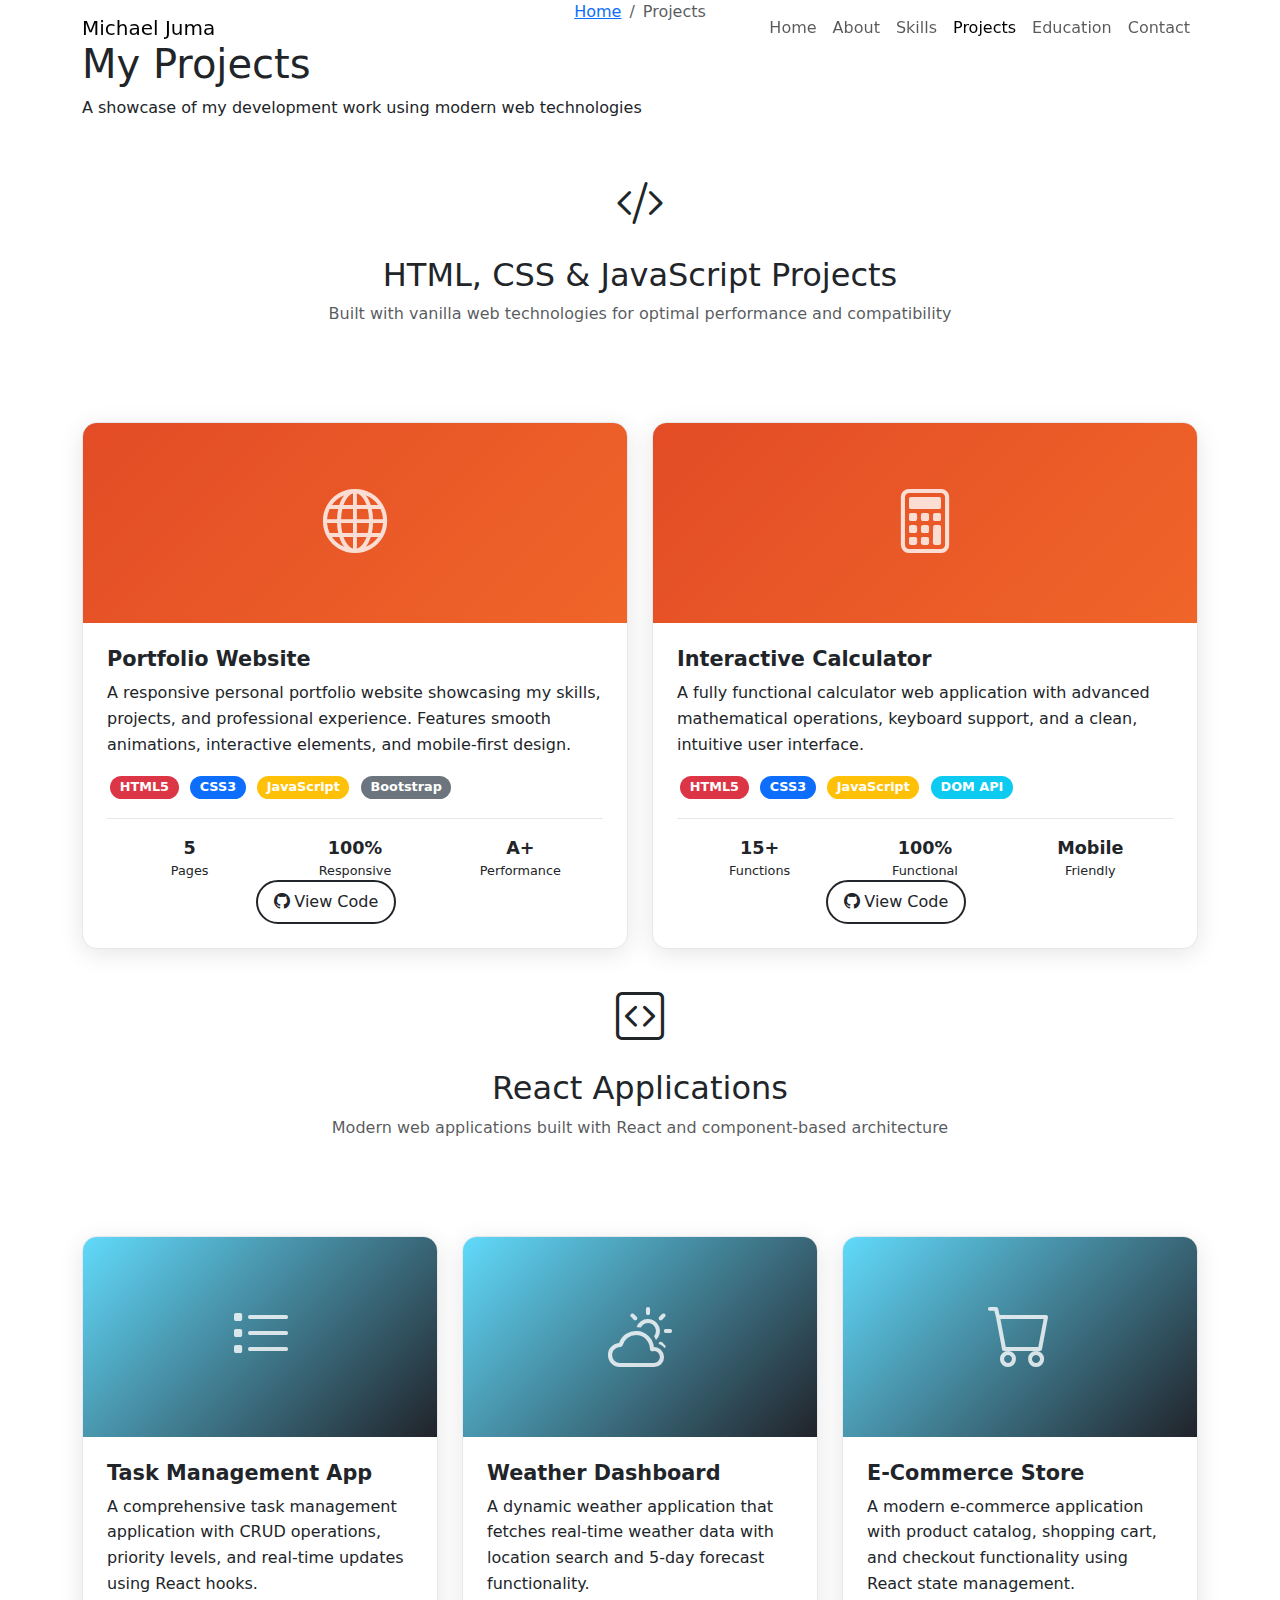
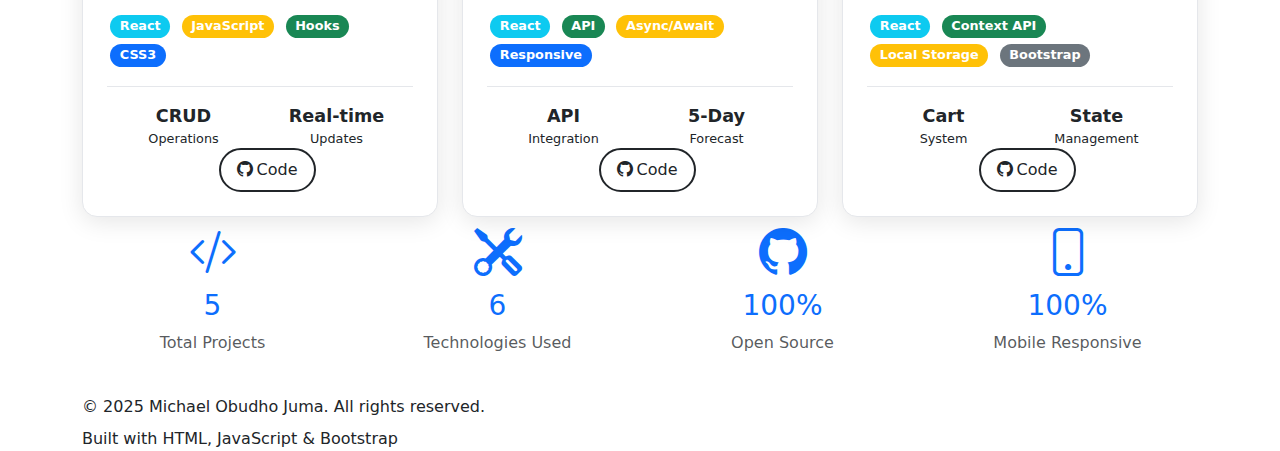
<file: projects.html>
<!DOCTYPE html>
<html lang="en">
<head>
    <meta charset="UTF-8">
    <meta name="viewport" content="width=device-width, initial-scale=1.0">
    <title>Projects - Michael Obudho Juma</title>
    
    <!-- Bootstrap CSS -->
    <link href="https://cdn.jsdelivr.net/npm/bootstrap@5.3.0/dist/css/bootstrap.min.css" rel="stylesheet">
    <!-- Bootstrap Icons -->
    <link rel="stylesheet" href="https://cdn.jsdelivr.net/npm/bootstrap-icons@1.10.0/font/bootstrap-icons.css">
    <!-- Google Fonts -->
    <link href="https://fonts.googleapis.com/css2?family=Inter:wght@300;400;500;600;700&display=swap" rel="stylesheet">
    <!-- Custom CSS -->
    
    <style>
/* Include all the base styles from above, plus these project-specific styles: */

.project-card {
  background: white;
  border-radius: 15px;
  overflow: hidden;
  box-shadow: 0 5px 25px rgba(0, 0, 0, 0.1);
  transition: all 0.3s ease;
  border: 1px solid #e5e7eb;
  height: 100%;
}

.project-card:hover {
  transform: translateY(-10px);
  box-shadow: 0 15px 40px rgba(0, 0, 0, 0.15);
}

.project-image {
  height: 200px;
  background: linear-gradient(135deg, var(--primary-color), var(--secondary-color));
  display: flex;
  align-items: center;
  justify-content: center;
  position: relative;
  overflow: hidden;
}

.project-image i {
  font-size: 4rem;
  color: white;
  opacity: 0.8;
}

.project-content {
  padding: 1.5rem;
}

.project-title {
  font-size: 1.3rem;
  font-weight: 600;
  margin-bottom: 0.5rem;
  color: var(--text-dark);
}

.project-description {
  color: var(--text-light);
  margin-bottom: 1rem;
  line-height: 1.6;
}

.tech-stack {
  margin-bottom: 1rem;
}

.tech-badge {
  font-size: 0.8rem;
  padding: 0.3rem 0.6rem;
  margin: 0.2rem;
  border-radius: 15px;
}

.project-links {
  display: flex;
  gap: 0.5rem;
}

.project-btn {
  padding: 0.5rem 1rem;
  border-radius: 25px;
  text-decoration: none;
  font-weight: 500;
  transition: all 0.3s ease;
  border: 2px solid;
}

.btn-demo {
  background: var(--primary-color);
  color: white;
  border-color: var(--primary-color);
}

.btn-demo:hover {
  background: var(--secondary-color);
  border-color: var(--secondary-color);
  color: white;
  transform: translateY(-2px);
}

.btn-code {
  background: transparent;
  color: var(--text-dark);
  border-color: var(--text-dark);
}

.btn-code:hover {
  background: var(--text-dark);
  color: white;
  transform: translateY(-2px);
}

.category-header {
  text-align: center;
  margin-bottom: 3rem;
  padding: 2rem 0;
  background: var(--bg-light);
  border-radius: 15px;
}

.category-icon {
  font-size: 3rem;
  color: var(--primary-color);
  margin-bottom: 1rem;
}

.html-project .project-image {
  background: linear-gradient(135deg, #e34c26, #f06529);
}

.react-project .project-image {
  background: linear-gradient(135deg, #61dafb, #21232a);
}

.project-stats {
  display: flex;
  justify-content: space-between;
  align-items: center;
  padding-top: 1rem;
  border-top: 1px solid #e5e7eb;
  margin-top: 1rem;
}

.stat-item {
  text-align: center;
  flex: 1;
}

.stat-number {
  font-weight: 600;
  color: var(--primary-color);
  font-size: 1.1rem;
}

.stat-label {
  font-size: 0.8rem;
  color: var(--text-light);
}

.project-preview-overlay {
  position: absolute;
  top: 0;
  left: 0;
  right: 0;
  bottom: 0;
  background: rgba(0, 0, 0, 0.8);
  display: flex;
  align-items: center;
  justify-content: center;
  opacity: 0;
  transition: opacity 0.3s ease;
}

.project-image:hover .project-preview-overlay {
  opacity: 1;
}

.preview-buttons {
  display: flex;
  gap: 0.5rem;
}

.preview-buttons .btn {
  border-radius: 25px;
  font-weight: 500;
  transition: all 0.3s ease;
}

.preview-buttons .btn:hover {
  transform: translateY(-2px);
}

/* Enhanced project card hover effects */
.project-card {
  position: relative;
  overflow: hidden;
}

.project-card::before {
  content: '';
  position: absolute;
  top: 0;
  left: -100%;
  width: 100%;
  height: 100%;
  background: linear-gradient(90deg, transparent, rgba(255, 255, 255, 0.1), transparent);
  transition: left 0.5s ease;
}

.project-card:hover::before {
  left: 100%;
}

/* Code viewer modal styles */
.code-viewer-modal {
  position: fixed;
  top: 0;
  left: 0;
  width: 100%;
  height: 100%;
  background: rgba(0, 0, 0, 0.9);
  z-index: 9999;
  display: none;
  align-items: center;
  justify-content: center;
  padding: 2rem;
}

.code-viewer-content {
  background: #1e1e1e;
  border-radius: 10px;
  width: 90%;
  max-width: 1000px;
  height: 80%;
  display: flex;
  flex-direction: column;
  overflow: hidden;
}

.code-viewer-header {
  background: #2d2d2d;
  padding: 1rem;
  display: flex;
  justify-content: between;
  align-items: center;
  border-bottom: 1px solid #444;
}

.code-viewer-title {
  color: white;
  margin: 0;
  font-size: 1.2rem;
}

.code-viewer-close {
  background: #ff5f56;
  border: none;
  border-radius: 50%;
  width: 20px;
  height: 20px;
  cursor: pointer;
  margin-left: auto;
}

.code-viewer-body {
  flex: 1;
  overflow: auto;
  padding: 1rem;
}

.code-viewer-body pre {
  color: #f8f8f2;
  background: transparent;
  border: none;
  margin: 0;
  font-family: 'Fira Code', 'Monaco', 'Consolas', monospace;
  font-size: 14px;
  line-height: 1.5;
}

/* Preview modal styles */
.preview-modal {
  position: fixed;
  top: 0;
  left: 0;
  width: 100%;
  height: 100%;
  background: rgba(0, 0, 0, 0.9);
  z-index: 9999;
  display: none;
  align-items: center;
  justify-content: center;
  padding: 2rem;
}

.preview-content {
  background: white;
  border-radius: 10px;
  width: 95%;
  max-width: 1200px;
  height: 90%;
  display: flex;
  flex-direction: column;
  overflow: hidden;
}

.preview-header {
  background: #f8f9fa;
  padding: 1rem;
  display: flex;
  justify-content: between;
  align-items: center;
  border-bottom: 1px solid #dee2e6;
}

.preview-title {
  margin: 0;
  font-size: 1.2rem;
  color: #333;
}

.preview-close {
  background: #dc3545;
  color: white;
  border: none;
  border-radius: 5px;
  padding: 0.5rem 1rem;
  cursor: pointer;
  margin-left: auto;
}

.preview-iframe {
  flex: 1;
  border: none;
  width: 100%;
}
</style>
</head>
<body>
    <!-- Navigation -->
    <nav class="navbar navbar-expand-lg fixed-top">
        <div class="container">
            <a class="navbar-brand" href="index.html">Michael Juma</a>
            <button class="navbar-toggler" type="button" data-bs-toggle="collapse" data-bs-target="#navbarNav">
                <span class="navbar-toggler-icon"></span>
            </button>
            <div class="collapse navbar-collapse" id="navbarNav">
                <ul class="navbar-nav ms-auto">
                    <li class="nav-item">
                        <a class="nav-link" href="index.html">Home</a>
                    </li>
                    <li class="nav-item">
                        <a class="nav-link" href="about.html">About</a>
                    </li>
                    <li class="nav-item">
                        <a class="nav-link" href="skills.html">Skills</a>
                    </li>
                    <li class="nav-item">
                        <a class="nav-link active" href="projects.html">Projects</a>
                    </li>
                    <li class="nav-item">
                        <a class="nav-link" href="education.html">Education</a>
                    </li>
                    <li class="nav-item">
                        <a class="nav-link" href="contact.html">Contact</a>
                    </li>
                </ul>
            </div>
        </div>
    </nav>

    <!-- Page Header -->
    <section class="page-header">
        <div class="container">
            <nav aria-label="breadcrumb">
                <ol class="breadcrumb justify-content-center">
                    <li class="breadcrumb-item"><a href="index.html">Home</a></li>
                    <li class="breadcrumb-item active" aria-current="page">Projects</li>
                </ol>
            </nav>
            <h1 class="page-title">My Projects</h1>
            <p class="page-subtitle">A showcase of my development work using modern web technologies</p>
        </div>
    </section>

    <!-- HTML/CSS/JavaScript Projects -->
    <section class="section-padding">
        <div class="container">
            <div class="category-header fade-in">
                <div class="category-icon">
                    <i class="bi bi-code-slash"></i>
                </div>
                <h2>HTML, CSS & JavaScript Projects</h2>
                <p class="text-muted">Built with vanilla web technologies for optimal performance and compatibility</p>
            </div>

            <div class="row g-4">
                <div class="col-lg-6 col-md-6">
                    <div class="project-card html-project fade-in">
                        <div class="project-image">
                            <i class="bi bi-globe"></i>
                            <div class="project-preview-overlay">
                                <div class="preview-buttons">
                                    <button class="btn btn-light btn-sm me-2" onclick="openPreview('portfolio')">
                                        <i class="bi bi-eye me-1"></i>Preview
                                    </button>
                                    <button class="btn btn-outline-light btn-sm" onclick="viewCode('portfolio')">
                                        <i class="bi bi-code me-1"></i>Code
                                    </button>
                                </div>
                            </div>
                        </div>
                        <div class="project-content">
                            <h4 class="project-title">Portfolio Website</h4>
                            <p class="project-description">
                                A responsive personal portfolio website showcasing my skills, projects, and professional experience. 
                                Features smooth animations, interactive elements, and mobile-first design.
                            </p>
                            <div class="tech-stack">
                                <span class="badge tech-badge bg-danger">HTML5</span>
                                <span class="badge tech-badge bg-primary">CSS3</span>
                                <span class="badge tech-badge bg-warning">JavaScript</span>
                                <span class="badge tech-badge bg-secondary">Bootstrap</span>
                            </div>
                            <div class="project-stats">
                                <div class="stat-item">
                                    <div class="stat-number">5</div>
                                    <div class="stat-label">Pages</div>
                                </div>
                                <div class="stat-item">
                                    <div class="stat-number">100%</div>
                                    <div class="stat-label">Responsive</div>
                                </div>
                                <div class="stat-item">
                                    <div class="stat-number">A+</div>
                                    <div class="stat-label">Performance</div>
                                </div>
                            </div>
                            <div class="project-links">
                                <a href="https://michael-juma-portfolio.netlify.app" target="_blank" class="project-btn btn-demo">
                                    <i class="bi bi-eye me-1"></i>Live Demo
                                </a>
                                <a href="https://github.com/Michael-juma/portfolio" target="_blank" class="project-btn btn-code">
                                    <i class="bi bi-github me-1"></i>View Code
                                </a>
                            </div>
                        </div>
                    </div>
                </div>

                <div class="col-lg-6 col-md-6">
                    <div class="project-card html-project fade-in">
                        <div class="project-image">
                            <i class="bi bi-calculator"></i>
                            <div class="project-preview-overlay">
                                <div class="preview-buttons">
                                    <button class="btn btn-light btn-sm me-2" onclick="openPreview('calculator')">
                                        <i class="bi bi-eye me-1"></i>Preview
                                    </button>
                                    <button class="btn btn-outline-light btn-sm" onclick="viewCode('calculator')">
                                        <i class="bi bi-code me-1"></i>Code
                                    </button>
                                </div>
                            </div>
                        </div>
                        <div class="project-content">
                            <h4 class="project-title">Interactive Calculator</h4>
                            <p class="project-description">
                                A fully functional calculator web application with advanced mathematical operations, 
                                keyboard support, and a clean, intuitive user interface.
                            </p>
                            <div class="tech-stack">
                                <span class="badge tech-badge bg-danger">HTML5</span>
                                <span class="badge tech-badge bg-primary">CSS3</span>
                                <span class="badge tech-badge bg-warning">JavaScript</span>
                                <span class="badge tech-badge bg-info">DOM API</span>
                            </div>
                            <div class="project-stats">
                                <div class="stat-item">
                                    <div class="stat-number">15+</div>
                                    <div class="stat-label">Functions</div>
                                </div>
                                <div class="stat-item">
                                    <div class="stat-number">100%</div>
                                    <div class="stat-label">Functional</div>
                                </div>
                                <div class="stat-item">
                                    <div class="stat-number">Mobile</div>
                                    <div class="stat-label">Friendly</div>
                                </div>
                            </div>
                            <div class="project-links">
                                <a href="https://michael-calculator-app.netlify.app" target="_blank" class="project-btn btn-demo">
                                    <i class="bi bi-eye me-1"></i>Live Demo
                                </a>
                                <a href="https://github.com/Michael-juma/calculator-app" target="_blank" class="project-btn btn-code">
                                    <i class="bi bi-github me-1"></i>View Code
                                </a>
                            </div>
                        </div>
                    </div>
                </div>
            </div>
        </div>
    </section>

    <!-- React Projects -->
    <section class="about-section section-padding">
        <div class="container">
            <div class="category-header fade-in">
                <div class="category-icon">
                    <i class="bi bi-code-square"></i>
                </div>
                <h2>React Applications</h2>
                <p class="text-muted">Modern web applications built with React and component-based architecture</p>
            </div>

            <div class="row g-4">
                <div class="col-lg-4 col-md-6">
                    <div class="project-card react-project fade-in">
                        <div class="project-image">
                            <i class="bi bi-list-task"></i>
                            <div class="project-preview-overlay">
                                <div class="preview-buttons">
                                    <button class="btn btn-light btn-sm me-2" onclick="openPreview('taskmanager')">
                                        <i class="bi bi-eye me-1"></i>Preview
                                    </button>
                                    <button class="btn btn-outline-light btn-sm" onclick="viewCode('taskmanager')">
                                        <i class="bi bi-code me-1"></i>Code
                                    </button>
                                </div>
                            </div>
                        </div>
                        <div class="project-content">
                            <h4 class="project-title">Task Management App</h4>
                            <p class="project-description">
                                A comprehensive task management application with CRUD operations, 
                                priority levels, and real-time updates using React hooks.
                            </p>
                            <div class="tech-stack">
                                <span class="badge tech-badge bg-info">React</span>
                                <span class="badge tech-badge bg-warning">JavaScript</span>
                                <span class="badge tech-badge bg-success">Hooks</span>
                                <span class="badge tech-badge bg-primary">CSS3</span>
                            </div>
                            <div class="project-stats">
                                <div class="stat-item">
                                    <div class="stat-number">CRUD</div>
                                    <div class="stat-label">Operations</div>
                                </div>
                                <div class="stat-item">
                                    <div class="stat-number">Real-time</div>
                                    <div class="stat-label">Updates</div>
                                </div>
                            </div>
                            <div class="project-links">
                                <a href="https://michael-task-manager.netlify.app" target="_blank" class="project-btn btn-demo">
                                    <i class="bi bi-eye me-1"></i>Demo
                                </a>
                                <a href="https://github.com/Michael-juma/task-manager-react" target="_blank" class="project-btn btn-code">
                                    <i class="bi bi-github me-1"></i>Code
                                </a>
                            </div>
                        </div>
                    </div>
                </div>

                <div class="col-lg-4 col-md-6">
                    <div class="project-card react-project fade-in">
                        <div class="project-image">
                            <i class="bi bi-cloud-sun"></i>
                            <div class="project-preview-overlay">
                                <div class="preview-buttons">
                                    <button class="btn btn-light btn-sm me-2" onclick="openPreview('weather')">
                                        <i class="bi bi-eye me-1"></i>Preview
                                    </button>
                                    <button class="btn btn-outline-light btn-sm" onclick="viewCode('weather')">
                                        <i class="bi bi-code me-1"></i>Code
                                    </button>
                                </div>
                            </div>
                        </div>
                        <div class="project-content">
                            <h4 class="project-title">Weather Dashboard</h4>
                            <p class="project-description">
                                A dynamic weather application that fetches real-time weather data 
                                with location search and 5-day forecast functionality.
                            </p>
                            <div class="tech-stack">
                                <span class="badge tech-badge bg-info">React</span>
                                <span class="badge tech-badge bg-success">API</span>
                                <span class="badge tech-badge bg-warning">Async/Await</span>
                                <span class="badge tech-badge bg-primary">Responsive</span>
                            </div>
                            <div class="project-stats">
                                <div class="stat-item">
                                    <div class="stat-number">API</div>
                                    <div class="stat-label">Integration</div>
                                </div>
                                <div class="stat-item">
                                    <div class="stat-number">5-Day</div>
                                    <div class="stat-label">Forecast</div>
                                </div>
                            </div>
                            <div class="project-links">
                                <a href="https://michael-weather-dashboard.netlify.app" target="_blank" class="project-btn btn-demo">
                                    <i class="bi bi-eye me-1"></i>Demo
                                </a>
                                <a href="https://github.com/Michael-juma/weather-dashboard-react" target="_blank" class="project-btn btn-code">
                                    <i class="bi bi-github me-1"></i>Code
                                </a>
                            </div>
                        </div>
                    </div>
                </div>

                <div class="col-lg-4 col-md-6">
                    <div class="project-card react-project fade-in">
                        <div class="project-image">
                            <i class="bi bi-cart"></i>
                            <div class="project-preview-overlay">
                                <div class="preview-buttons">
                                    <button class="btn btn-light btn-sm me-2" onclick="openPreview('ecommerce')">
                                        <i class="bi bi-eye me-1"></i>Preview
                                    </button>
                                    <button class="btn btn-outline-light btn-sm" onclick="viewCode('ecommerce')">
                                        <i class="bi bi-code me-1"></i>Code
                                    </button>
                                </div>
                            </div>
                        </div>
                        <div class="project-content">
                            <h4 class="project-title">E-Commerce Store</h4>
                            <p class="project-description">
                                A modern e-commerce application with product catalog, 
                                shopping cart, and checkout functionality using React state management.
                            </p>
                            <div class="tech-stack">
                                <span class="badge tech-badge bg-info">React</span>
                                <span class="badge tech-badge bg-success">Context API</span>
                                <span class="badge tech-badge bg-warning">Local Storage</span>
                                <span class="badge tech-badge bg-secondary">Bootstrap</span>
                            </div>
                            <div class="project-stats">
                                <div class="stat-item">
                                    <div class="stat-number">Cart</div>
                                    <div class="stat-label">System</div>
                                </div>
                                <div class="stat-item">
                                    <div class="stat-number">State</div>
                                    <div class="stat-label">Management</div>
                                </div>
                            </div>
                            <div class="project-links">
                                <a href="https://michael-ecommerce-store.netlify.app" target="_blank" class="project-btn btn-demo">
                                    <i class="bi bi-eye me-1"></i>Demo
                                </a>
                                <a href="https://github.com/Michael-juma/ecommerce-react" target="_blank" class="project-btn btn-code">
                                    <i class="bi bi-github me-1"></i>Code
                                </a>
                            </div>
                        </div>
                    </div>
                </div>
            </div>
        </div>
    </section>

    <!-- Project Statistics -->
    <section class="section-padding">
        <div class="container">
            <div class="row text-center">
                <div class="col-lg-3 col-md-6 mb-4">
                    <div class="fade-in">
                        <i class="bi bi-code-slash text-primary mb-3" style="font-size: 3rem;"></i>
                        <h3 class="text-primary">5</h3>
                        <p class="text-muted">Total Projects</p>
                    </div>
                </div>
                <div class="col-lg-3 col-md-6 mb-4">
                    <div class="fade-in">
                        <i class="bi bi-tools text-primary mb-3" style="font-size: 3rem;"></i>
                        <h3 class="text-primary">6</h3>
                        <p class="text-muted">Technologies Used</p>
                    </div>
                </div>
                <div class="col-lg-3 col-md-6 mb-4">
                    <div class="fade-in">
                        <i class="bi bi-github text-primary mb-3" style="font-size: 3rem;"></i>
                        <h3 class="text-primary">100%</h3>
                        <p class="text-muted">Open Source</p>
                    </div>
                </div>
                <div class="col-lg-3 col-md-6 mb-4">
                    <div class="fade-in">
                        <i class="bi bi-phone text-primary mb-3" style="font-size: 3rem;"></i>
                        <h3 class="text-primary">100%</h3>
                        <p class="text-muted">Mobile Responsive</p>
                    </div>
                </div>
            </div>
        </div>
    </section>

    <!-- Footer -->
    <footer class="footer">
        <div class="container">
            <div class="row">
                <div class="col-12">
                    <p class="mb-2">&copy; 2025 Michael Obudho Juma. All rights reserved.</p>
                    <p class="mb-0">Built with HTML, JavaScript & Bootstrap</p>
                </div>
            </div>
        </div>
    </footer>

    <!-- Bootstrap JS -->
    <script src="https://cdn.jsdelivr.net/npm/bootstrap@5.3.0/dist/js/bootstrap.bundle.min.js"></script>
    <!-- Custom JavaScript -->

    <script>
// Project preview and code viewing functionality
const projectData = {
  portfolio: {
    name: 'Portfolio Website',
    url: 'https://mike-s-port-app.vercel.app/',
    github: 'https://github.com/Michael-juma/mike-s-port-app',
    description: 'Personal portfolio showcasing skills and projects'
  },
  calculator: {
    name: 'Interactive Calculator',
    url: 'https://michael-calculator-app.netlify.app',
    github: 'https://github.com/Michael-juma/calculator-app',
    description: 'Advanced calculator with mathematical operations'
  },
  taskmanager: {
    name: 'Task Management App',
    url: 'https://michael-task-manager.netlify.app',
    github: 'https://github.com/Michael-juma/task-manager-react',
    description: 'React-based task management with CRUD operations'
  },
  weather: {
    name: 'Weather Dashboard',
    url: 'https://michael-weather-dashboard.netlify.app',
    github: 'https://github.com/Michael-juma/weather-dashboard-react',
    description: 'Real-time weather app with 5-day forecast'
  },
  ecommerce: {
    name: 'E-Commerce Store',
    url: 'https://michael-ecommerce-store.netlify.app',
    github: 'https://github.com/Michael-juma/ecommerce-react',
    description: 'Full-featured e-commerce application'
  }
};

// Open project preview in modal
function openPreview(projectKey) {
  const project = projectData[projectKey];
  if (!project) return;

  // Create modal HTML
  const modalHTML = `
    <div class="preview-modal" id="previewModal">
      <div class="preview-content">
        <div class="preview-header">
          <h3 class="preview-title">${project.name} - Live Preview</h3>
          <button class="preview-close" onclick="closePreview()">
            <i class="bi bi-x-lg"></i> Close
          </button>
        </div>
        <iframe class="preview-iframe" src="${project.url}" title="${project.name} Preview"></iframe>
      </div>
    </div>
  `;

  // Add modal to body
  document.body.insertAdjacentHTML('beforeend', modalHTML);
  
  // Show modal
  const modal = document.getElementById('previewModal');
  modal.style.display = 'flex';
  
  // Add escape key listener
  document.addEventListener('keydown', handleEscapeKey);
}

// Close preview modal
function closePreview() {
  const modal = document.getElementById('previewModal');
  if (modal) {
    modal.remove();
  }
  document.removeEventListener('keydown', handleEscapeKey);
}

// View project code
function viewCode(projectKey) {
  const project = projectData[projectKey];
  if (!project) return;

  // Open GitHub repository in new tab
  window.open(project.github, '_blank');
  
  // Optional: Show code viewer modal with README or main files
  showCodeViewer(project);
}

// Show code viewer modal
function showCodeViewer(project) {
  const modalHTML = `
    <div class="code-viewer-modal" id="codeViewerModal">
      <div class="code-viewer-content">
        <div class="code-viewer-header">
          <h3 class="code-viewer-title">${project.name} - Source Code</h3>
          <button class="code-viewer-close" onclick="closeCodeViewer()"></button>
        </div>
        <div class="code-viewer-body">
          <div class="text-center text-light p-4">
            <i class="bi bi-github" style="font-size: 3rem; margin-bottom: 1rem;"></i>
            <h4>View Full Source Code</h4>
            <p class="mb-3">${project.description}</p>
            <a href="${project.github}" target="_blank" class="btn btn-primary">
              <i class="bi bi-github me-2"></i>Open Repository
            </a>
            <div class="mt-4">
              <small class="text-muted">
                Repository includes: README.md, source code, documentation, and setup instructions
              </small>
            </div>
          </div>
        </div>
      </div>
    </div>
  `;

  document.body.insertAdjacentHTML('beforeend', modalHTML);
  
  const modal = document.getElementById('codeViewerModal');
  modal.style.display = 'flex';
  
  document.addEventListener('keydown', handleEscapeKey);
}

// Close code viewer modal
function closeCodeViewer() {
  const modal = document.getElementById('codeViewerModal');
  if (modal) {
    modal.remove();
  }
  document.removeEventListener('keydown', handleEscapeKey);
}

// Handle escape key to close modals
function handleEscapeKey(event) {
  if (event.key === 'Escape') {
    closePreview();
    closeCodeViewer();
  }
}

// Close modal when clicking outside content
document.addEventListener('click', function(event) {
  if (event.target.classList.contains('preview-modal')) {
    closePreview();
  }
  if (event.target.classList.contains('code-viewer-modal')) {
    closeCodeViewer();
  }
});

// Enhanced project card animations
document.addEventListener('DOMContentLoaded', function() {
  const projectCards = document.querySelectorAll('.project-card');
  
  projectCards.forEach(card => {
    card.addEventListener('mouseenter', function() {
      this.style.transform = 'translateY(-15px) scale(1.02)';
      this.style.transition = 'all 0.4s cubic-bezier(0.4, 0, 0.2, 1)';
    });

    card.addEventListener('mouseleave', function() {
      this.style.transform = 'translateY(0) scale(1)';
    });
  });
});
</script>
</body>
</html>
</file>
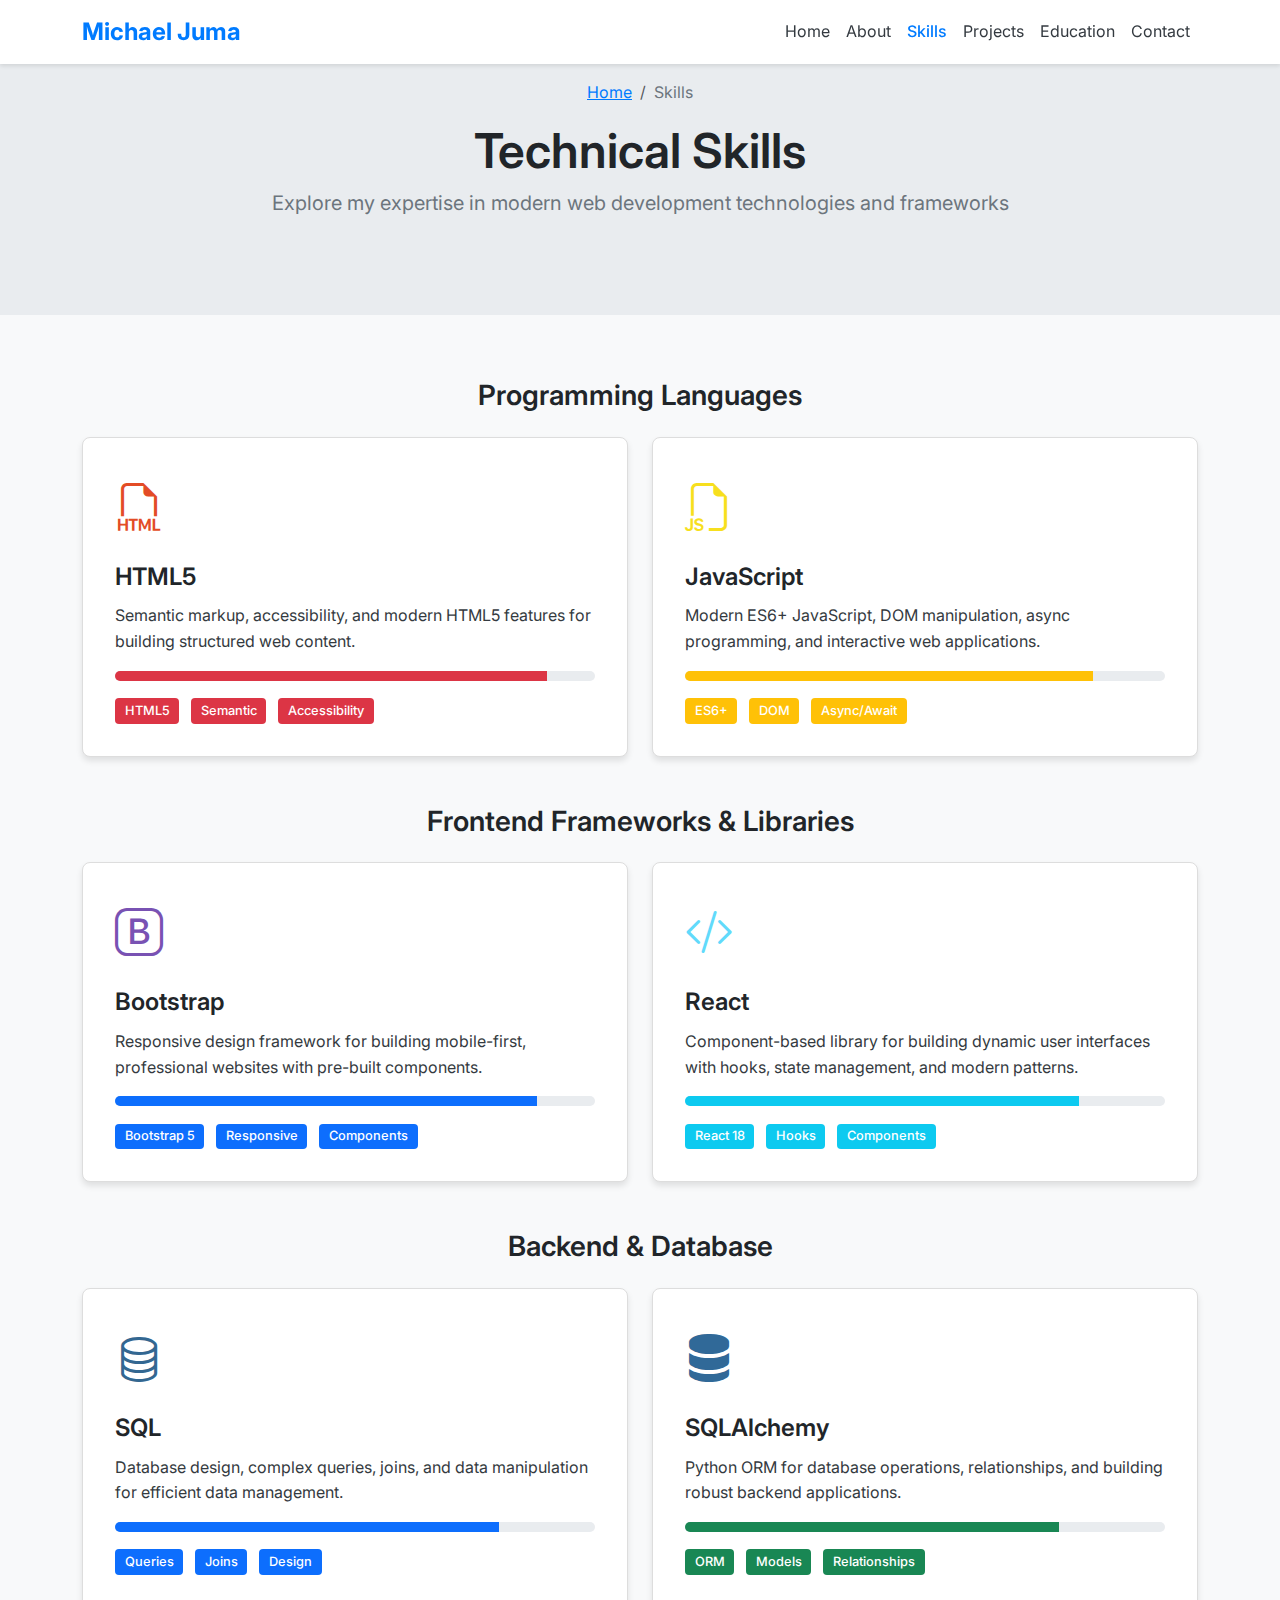
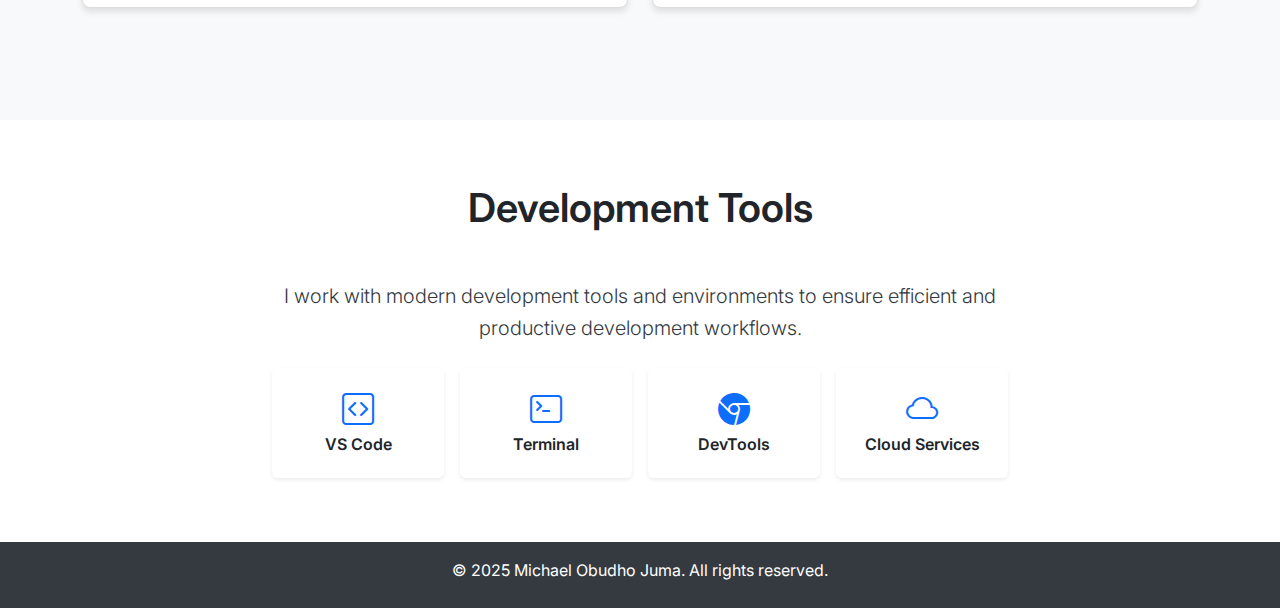
<file: skills.html>
<!DOCTYPE html>
<html lang="en">
<head>
    <meta charset="UTF-8">
    <meta name="viewport" content="width=device-width, initial-scale=1.0">
    <title>Skills - Michael Obudho Juma</title>
    
    <!-- Bootstrap CSS -->
    <link href="https://cdn.jsdelivr.net/npm/bootstrap@5.3.0/dist/css/bootstrap.min.css" rel="stylesheet">
    <!-- Bootstrap Icons -->
    <link rel="stylesheet" href="https://cdn.jsdelivr.net/npm/bootstrap-icons@1.10.0/font/bootstrap-icons.css">
    <!-- Google Fonts -->
    <link href="https://fonts.googleapis.com/css2?family=Inter:wght@300;400;500;600;700&display=swap" rel="stylesheet">
    <!-- Custom CSS -->
    <!-- <link rel="stylesheet" href="styles.css"> -->
    <style>
        /* General Styles */
        body {
            font-family: 'Inter', sans-serif;
            background-color: #f8f9fa;
            color: #343a40;
            line-height: 1.6;
        }

        /* Typography */
        h1, h2, h3, h4, h5, h6 {
            color: #212529;
            font-weight: 600;
        }

        /* Navbar Styles */
        .navbar {
            background-color: #ffffff;
            box-shadow: 0 2px 4px rgba(0, 0, 0, 0.1);
        }

        .navbar-brand {
            font-weight: 700;
            font-size: 1.5rem;
            color: #007bff;
        }

        .navbar-brand:hover {
            color: #0056b3;
        }

        .navbar-nav .nav-link {
            color: #343a40;
            padding: 0.5rem 1rem;
        }

        .navbar-nav .nav-link:hover {
            color: #007bff;
        }

        .navbar-nav .nav-link.active {
            color: #007bff;
            font-weight: 500;
        }

        /* Page Header Styles */
        .page-header {
            background-color: #e9ecef;
            padding: 5rem 0;
            text-align: center;
        }

        .page-title {
            font-size: 3rem;
            margin-bottom: 0.5rem;
        }

        .page-subtitle {
            font-size: 1.25rem;
            color: #6c757d;
        }

        .breadcrumb {
            background-color: transparent;
            padding: 0;
            margin-bottom: 1rem;
        }

        .breadcrumb-item a {
            color: #007bff;
        }

        .breadcrumb-item.active {
            color: #6c757d;
        }

        /* Section Styles */
        .section-padding {
            padding: 4rem 0;
        }

        .section-title {
            font-size: 2.5rem;
            text-align: center;
            margin-bottom: 3rem;
        }

        /* About Section Styles */
        .about-section {
            background-color: #ffffff;
        }

        /* Skill Card Styles */
        .skill-card {
            padding: 2rem;
            background-color: #fff;
            border-radius: 0.5rem;
            box-shadow: 0 4px 6px rgba(0, 0, 0, 0.1);
            transition: transform 0.3s ease-in-out;
            border: 1px solid #ddd;
        }

        .skill-card:hover {
            transform: translateY(-5px);
        }

        .skill-icon {
            font-size: 3rem;
            margin-bottom: 1rem;
            color: #007bff;
        }

        .skill-title {
            margin-bottom: 0.75rem;
        }

        /* Progress Bar Styles */
        .progress {
            height: 10px;
            border-radius: 0.5rem;
        }

        /* Badge Styles */
        .badge {
            font-size: 0.8rem;
            font-weight: 500;
            padding: 0.4rem 0.6rem;
            border-radius: 0.25rem;
        }

        /* Footer Styles */
        .footer {
            background-color: #343a40;
            color: #ffffff;
            text-align: center;
            padding: 1rem 0;
        }

        .footer a {
            color: #ffffff;
            text-decoration: none;
        }

        .footer a:hover {
            text-decoration: underline;
        }

        /* Utility Classes */
        .fade-in {
            animation: fadeIn 1s ease-in-out;
        }

        /* Animations */
        @keyframes fadeIn {
            from {
                opacity: 0;
                transform: translateY(-20px);
            }
            to {
                opacity: 1;
                transform: translateY(0);
            }
        }
    </style>
</head>
<body>
    <!-- Navigation -->
    <nav class="navbar navbar-expand-lg fixed-top">
        <div class="container">
            <a class="navbar-brand" href="index.html">Michael Juma</a>
            <button class="navbar-toggler" type="button" data-bs-toggle="collapse" data-bs-target="#navbarNav">
                <span class="navbar-toggler-icon"></span>
            </button>
            <div class="collapse navbar-collapse" id="navbarNav">
                <ul class="navbar-nav ms-auto">
                    <li class="nav-item">
                        <a class="nav-link" href="index.html">Home</a>
                    </li>
                    <li class="nav-item">
                        <a class="nav-link" href="about.html">About</a>
                    </li>
                    <li class="nav-item">
                        <a class="nav-link active" href="skills.html">Skills</a>
                    </li>
                    <li class="nav-item">
                        <a class="nav-link" href="projects.html">Projects</a>
                    </li>
                    <li class="nav-item">
                        <a class="nav-link" href="education.html">Education</a>
                    </li>
                    <li class="nav-item">
                        <a class="nav-link" href="contact.html">Contact</a>
                    </li>
                </ul>
            </div>
        </div>
    </nav>

    <!-- Page Header -->
    <section class="page-header">
        <div class="container">
            <nav aria-label="breadcrumb">
                <ol class="breadcrumb justify-content-center">
                    <li class="breadcrumb-item"><a href="index.html">Home</a></li>
                    <li class="breadcrumb-item active" aria-current="page">Skills</li>
                </ol>
            </nav>
            <h1 class="page-title">Technical Skills</h1>
            <p class="page-subtitle">Explore my expertise in modern web development technologies and frameworks</p>
        </div>
    </section>

    <!-- Skills Section -->
<section class="section-padding">
    <div class="container">
        <!-- Programming Languages -->
        <div class="mb-5">
            <h3 class="text-center mb-4 fade-in">Programming Languages</h3>
            <div class="row g-4">
                <div class="col-lg-6 col-md-6">
                    <div class="skill-card fade-in">
                        <div class="skill-icon">
                            <i class="bi bi-filetype-html" style="color: #e34c26;"></i>
                        </div>
                        <h4 class="skill-title">HTML5</h4>
                        <p>Semantic markup, accessibility, and modern HTML5 features for building structured web content.</p>
                        <div class="progress mb-3">
                            <div class="progress-bar bg-danger" role="progressbar" style="width: 90%" aria-valuenow="90" aria-valuemin="0" aria-valuemax="100"></div>
                        </div>
                        <div class="mt-3">
                            <span class="badge bg-danger me-2">HTML5</span>
                            <span class="badge bg-danger me-2">Semantic</span>
                            <span class="badge bg-danger">Accessibility</span>
                        </div>
                    </div>
                </div>
                <div class="col-lg-6 col-md-6">
                    <div class="skill-card fade-in">
                        <div class="skill-icon">
                            <i class="bi bi-filetype-js" style="color: #f7df1e;"></i>
                        </div>
                        <h4 class="skill-title">JavaScript</h4>
                        <p>Modern ES6+ JavaScript, DOM manipulation, async programming, and interactive web applications.</p>
                        <div class="progress mb-3">
                            <div class="progress-bar bg-warning" role="progressbar" style="width: 85%" aria-valuenow="85" aria-valuemin="0" aria-valuemax="100"></div>
                        </div>
                        <div class="mt-3">
                            <span class="badge bg-warning me-2">ES6+</span>
                            <span class="badge bg-warning me-2">DOM</span>
                            <span class="badge bg-warning">Async/Await</span>
                        </div>
                    </div>
                </div>
            </div>
        </div>

        <!-- Frontend Frameworks -->
        <div class="mb-5">
            <h3 class="text-center mb-4 fade-in">Frontend Frameworks & Libraries</h3>
            <div class="row g-4">
                <div class="col-lg-6 col-md-6">
                    <div class="skill-card fade-in">
                        <div class="skill-icon">
                            <i class="bi bi-bootstrap" style="color: #7952b3;"></i>
                        </div>
                        <h4 class="skill-title">Bootstrap</h4>
                        <p>Responsive design framework for building mobile-first, professional websites with pre-built components.</p>
                        <div class="progress mb-3">
                            <div class="progress-bar bg-primary" role="progressbar" style="width: 88%" aria-valuenow="88" aria-valuemin="0" aria-valuemax="100"></div>
                        </div>
                        <div class="mt-3">
                            <span class="badge bg-primary me-2">Bootstrap 5</span>
                            <span class="badge bg-primary me-2">Responsive</span>
                            <span class="badge bg-primary">Components</span>
                        </div>
                    </div>
                </div>
                <div class="col-lg-6 col-md-6">
                    <div class="skill-card fade-in">
                        <div class="skill-icon">
                            <i class="bi bi-code-slash" style="color: #61dafb;"></i>
                        </div>
                        <h4 class="skill-title">React</h4>
                        <p>Component-based library for building dynamic user interfaces with hooks, state management, and modern patterns.</p>
                        <div class="progress mb-3">
                            <div class="progress-bar bg-info" role="progressbar" style="width: 82%" aria-valuenow="82" aria-valuemin="0" aria-valuemax="100"></div>
                        </div>
                        <div class="mt-3">
                            <span class="badge bg-info me-2">React 18</span>
                            <span class="badge bg-info me-2">Hooks</span>
                            <span class="badge bg-info">Components</span>
                        </div>
                    </div>
                </div>
            </div>
        </div>

        <!-- Backend & Database -->
        <div class="mb-5">
            <h3 class="text-center mb-4 fade-in">Backend & Database</h3>
            <div class="row g-4">
                <div class="col-lg-6 col-md-6">
                    <div class="skill-card fade-in">
                        <div class="skill-icon">
                            <i class="bi bi-database" style="color: #336791;"></i>
                        </div>
                        <h4 class="skill-title">SQL</h4>
                        <p>Database design, complex queries, joins, and data manipulation for efficient data management.</p>
                        <div class="progress mb-3">
                            <div class="progress-bar bg-primary" role="progressbar" style="width: 80%" aria-valuenow="80" aria-valuemin="0" aria-valuemax="100"></div>
                        </div>
                        <div class="mt-3">
                            <span class="badge bg-primary me-2">Queries</span>
                            <span class="badge bg-primary me-2">Joins</span>
                            <span class="badge bg-primary">Design</span>
                        </div>
                    </div>
                </div>
                <div class="col-lg-6 col-md-6">
                    <div class="skill-card fade-in">
                        <div class="skill-icon">
                            <i class="bi bi-server" style="color: #306998;"></i>
                        </div>
                        <h4 class="skill-title">SQLAlchemy</h4>
                        <p>Python ORM for database operations, relationships, and building robust backend applications.</p>
                        <div class="progress mb-3">
                            <div class="progress-bar bg-success" role="progressbar" style="width: 78%" aria-valuenow="78" aria-valuemin="0" aria-valuemax="100"></div>
                        </div>
                        <div class="mt-3">
                            <span class="badge bg-success me-2">ORM</span>
                            <span class="badge bg-success me-2">Models</span>
                            <span class="badge bg-success">Relationships</span>
                        </div>
                    </div>
                </div>
            </div>
        </div>
    </div>
</section>

    <!-- Tools Section -->
    <section class="about-section section-padding">
        <div class="container">
            <h2 class="section-title fade-in">Development Tools</h2>
            <div class="row justify-content-center">
                <div class="col-lg-8">
                    <div class="text-center fade-in">
                        <p class="lead mb-4">I work with modern development tools and environments to ensure efficient and productive development workflows.</p>
                        <div class="row g-3">
                            <div class="col-md-3 col-6">
                                <div class="p-3 bg-white rounded shadow-sm">
                                    <i class="bi bi-code-square text-primary mb-2" style="font-size: 2rem;"></i>
                                    <h6>VS Code</h6>
                                </div>
                            </div>
                            <div class="col-md-3 col-6">
                                <div class="p-3 bg-white rounded shadow-sm">
                                    <i class="bi bi-terminal text-primary mb-2" style="font-size: 2rem;"></i>
                                    <h6>Terminal</h6>
                                </div>
                            </div>
                            <div class="col-md-3 col-6">
                                <div class="p-3 bg-white rounded shadow-sm">
                                    <i class="bi bi-browser-chrome text-primary mb-2" style="font-size: 2rem;"></i>
                                    <h6>DevTools</h6>
                                </div>
                            </div>
                            <div class="col-md-3 col-6">
                                <div class="p-3 bg-white rounded shadow-sm">
                                    <i class="bi bi-cloud text-primary mb-2" style="font-size: 2rem;"></i>
                                    <h6>Cloud Services</h6>
                                </div>
                            </div>
                        </div>
                    </div>
                </div>
            </div>
        </div>
    </section>

    <!-- Footer -->
    <footer class="footer">
        <div class="container">
            <div class="row">
                <div class="col-12">
                    <p class="mb-2">&copy; 2025 Michael Obudho Juma. All rights reserved.</p>
                    
                </div>
            </div>
        </div>
    </footer>

    <!-- Bootstrap JS -->
    <script src="https://cdn.jsdelivr.net/npm/bootstrap@5.3.0/dist/js/bootstrap.bundle.min.js"></script>
    <!-- Custom JavaScript -->
    <!-- <script src="script.js"></script> -->
    <script>
        // Function to handle the active link in the navbar
        document.addEventListener('DOMContentLoaded', function() {
            const navLinks = document.querySelectorAll('.navbar-nav .nav-link');

            navLinks.forEach(link => {
                link.addEventListener('click', function() {
                    // Remove active class from all links
                    navLinks.forEach(link => link.classList.remove('active'));

                    // Add active class to the clicked link
                    this.classList.add('active');
                });
            });

            // Optional: Add active class to the current page's link on load
            const currentPage = window.location.pathname.split('/').pop(); // Get the current page filename
            navLinks.forEach(link => {
                const linkPage = link.href.split('/').pop();
                if (linkPage === currentPage) {
                    link.classList.add('active');
                }
            });
        });
    </script>
</body>
</html>
</file>
